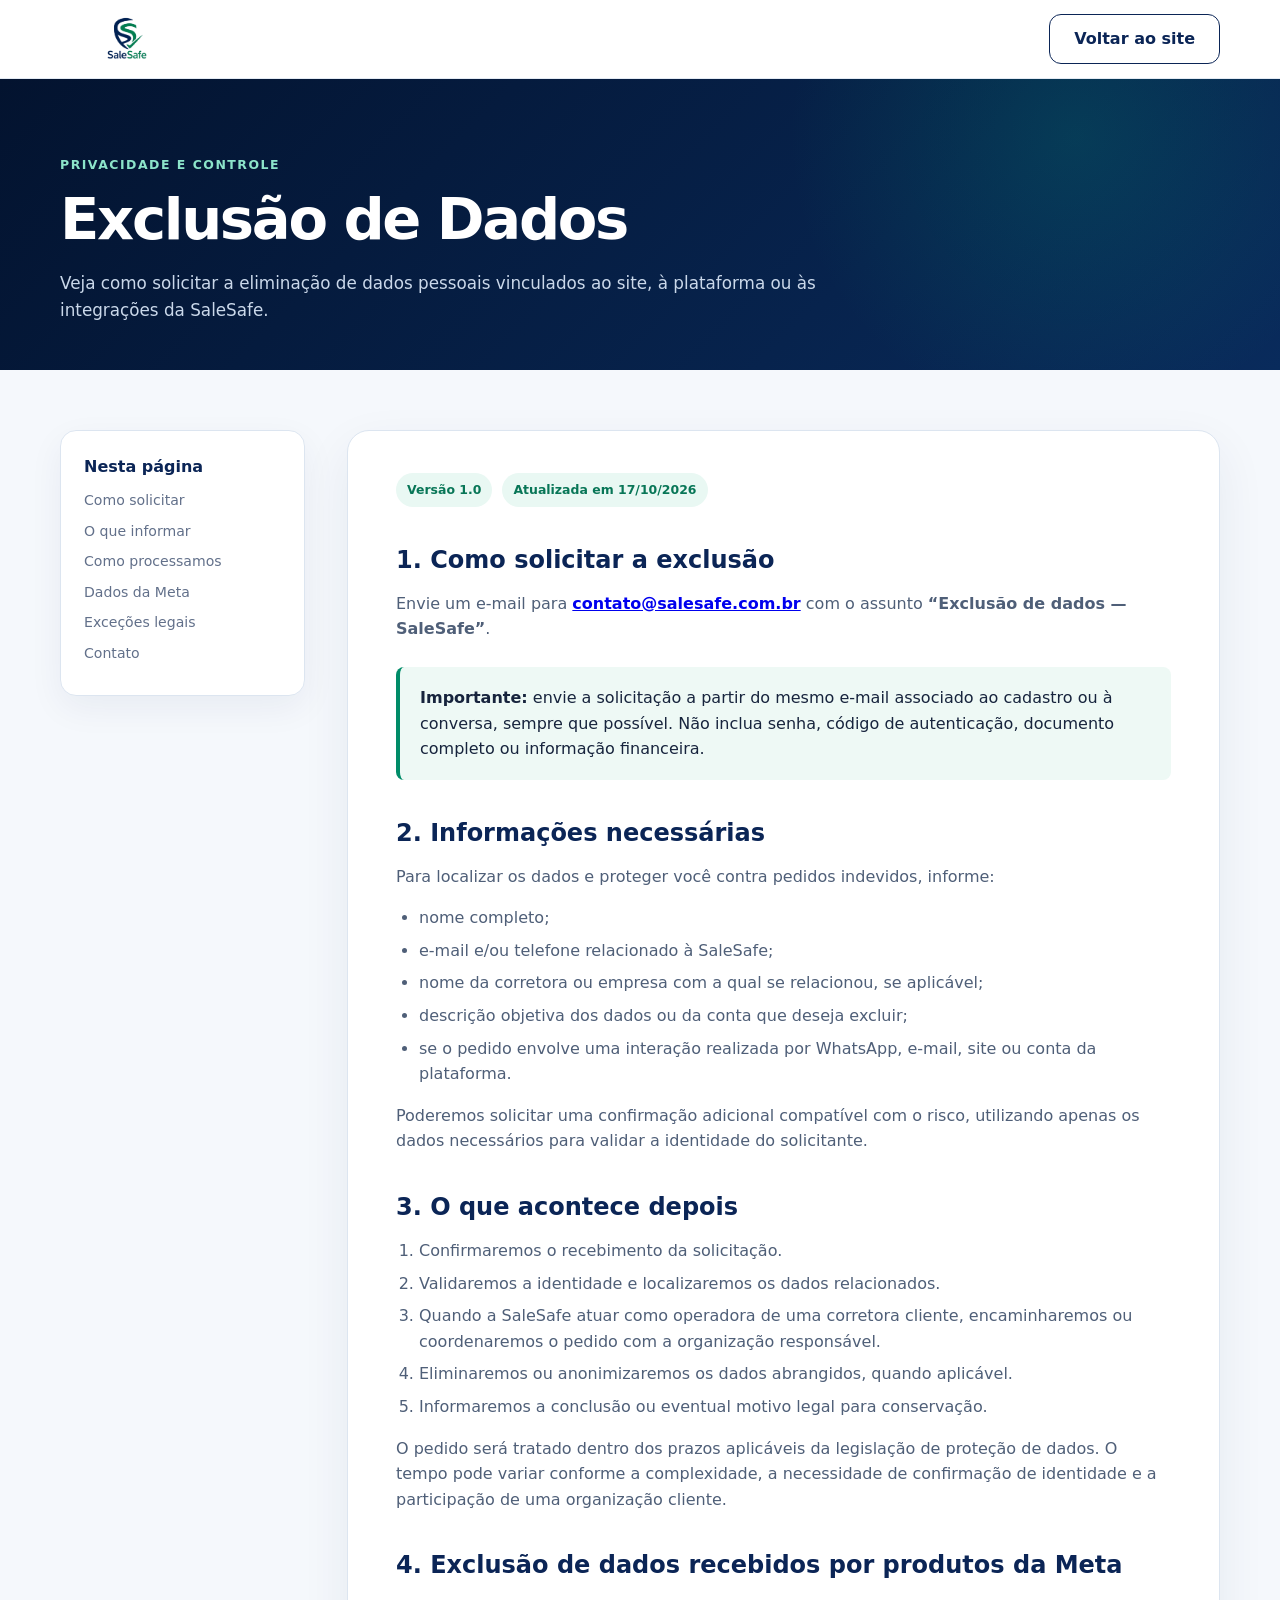
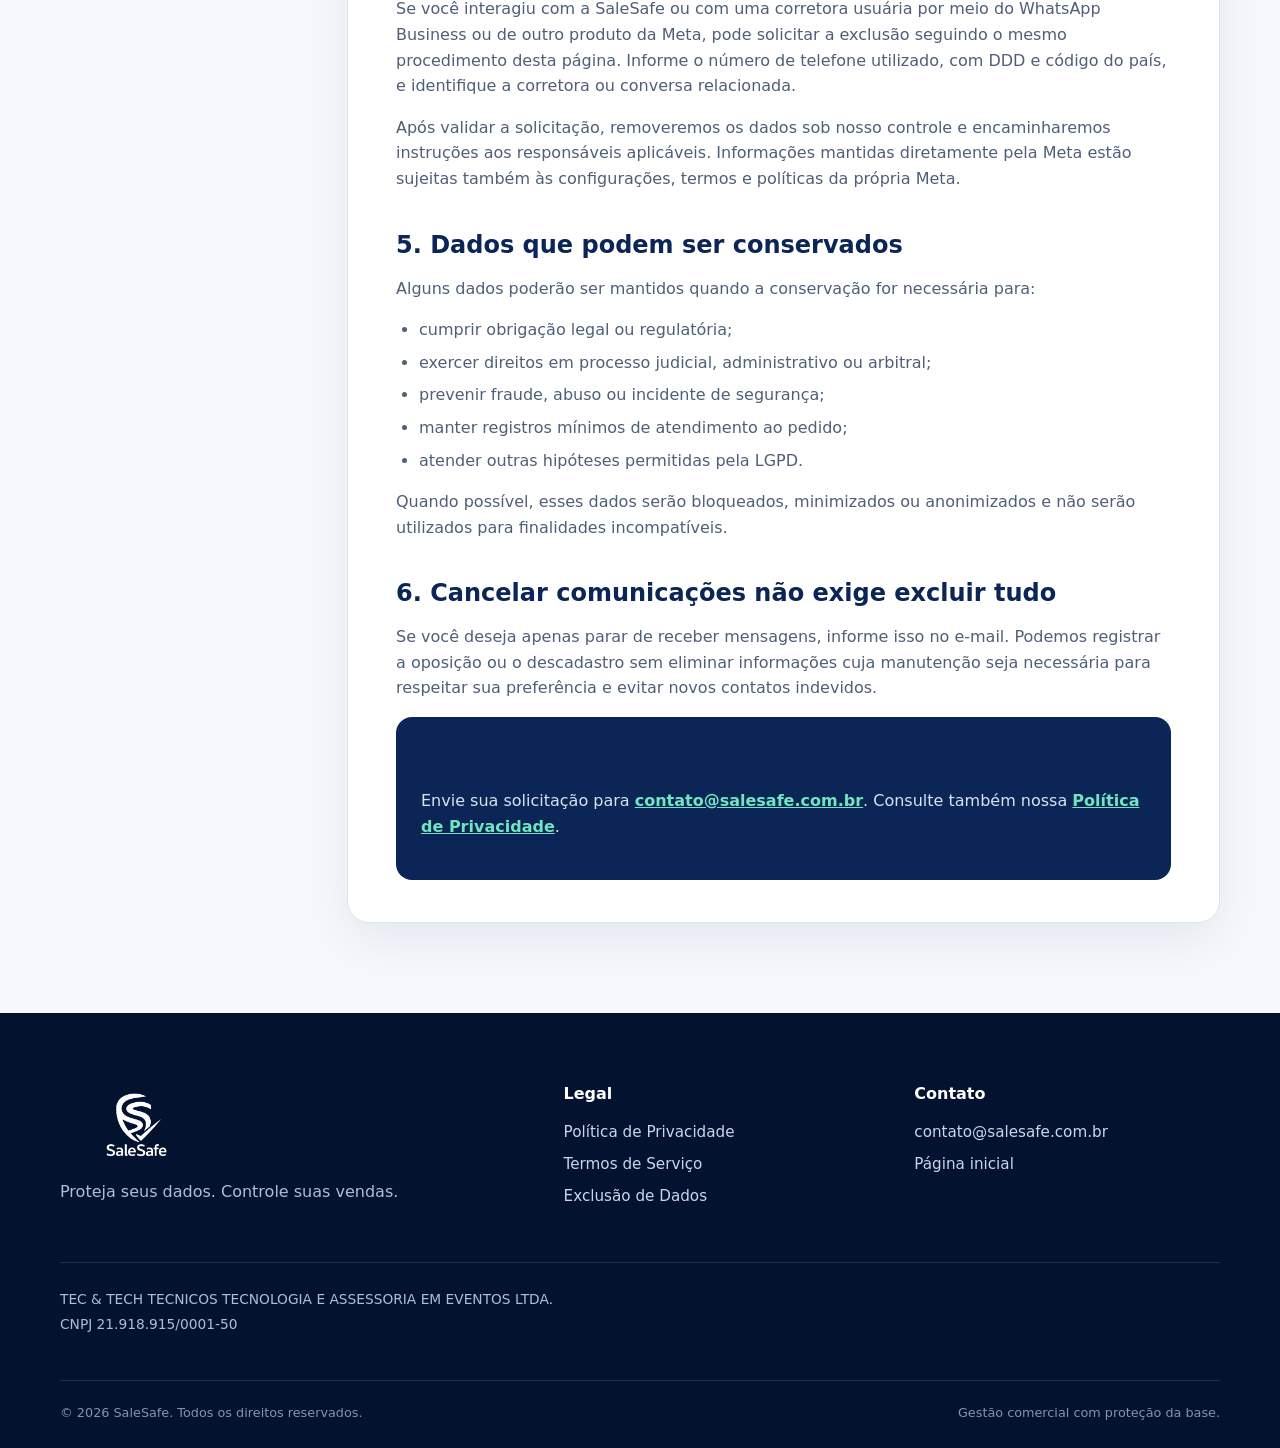
<file: exclusao-de-dados.html>
<!doctype html>
<html lang="pt-BR">
  <head>
    <meta charset="utf-8" />
    <meta name="viewport" content="width=device-width, initial-scale=1" />
    <meta name="theme-color" content="#0b2556" />
    <meta name="description" content="Instruções para solicitar a exclusão de dados pessoais tratados pela SaleSafe." />
    <title>Exclusão de Dados | SaleSafe</title>
    <link rel="icon" href="/meta-app-icon-1024.png" />
    <link rel="stylesheet" href="/styles.css" />
  </head>
  <body class="legal-page">
    <a class="skip-link" href="#conteudo">Ir para o conteúdo</a>
    <header class="site-header legal-header"><div class="container nav-wrap"><a class="brand" href="/" aria-label="SaleSafe - início"><img src="/salesafe-logo.png" alt="SaleSafe" /></a><a class="btn btn-outline btn-small" href="/">Voltar ao site</a></div></header>
    <main id="conteudo">
      <section class="legal-hero"><div class="container"><p class="eyebrow light">Privacidade e controle</p><h1>Exclusão de Dados</h1><p>Veja como solicitar a eliminação de dados pessoais vinculados ao site, à plataforma ou às integrações da SaleSafe.</p></div></section>
      <section class="legal-content"><div class="container legal-layout">
        <nav class="legal-summary" aria-label="Índice das instruções"><b>Nesta página</b><a href="#solicitar">Como solicitar</a><a href="#informacoes">O que informar</a><a href="#processo">Como processamos</a><a href="#meta">Dados da Meta</a><a href="#limites">Exceções legais</a><a href="#contato">Contato</a></nav>
        <article class="legal-article">
          <div class="legal-meta"><span>Versão 1.0</span><span>Atualizada em 17/10/2026</span></div>
          <h2 id="solicitar">1. Como solicitar a exclusão</h2>
          <p>Envie um e-mail para <a href="mailto:contato@salesafe.com.br?subject=Exclus%C3%A3o%20de%20dados%20-%20SaleSafe"><strong>contato@salesafe.com.br</strong></a> com o assunto <strong>“Exclusão de dados — SaleSafe”</strong>.</p>
          <div class="legal-note"><strong>Importante:</strong> envie a solicitação a partir do mesmo e-mail associado ao cadastro ou à conversa, sempre que possível. Não inclua senha, código de autenticação, documento completo ou informação financeira.</div>

          <h2 id="informacoes">2. Informações necessárias</h2>
          <p>Para localizar os dados e proteger você contra pedidos indevidos, informe:</p>
          <ul>
            <li>nome completo;</li>
            <li>e-mail e/ou telefone relacionado à SaleSafe;</li>
            <li>nome da corretora ou empresa com a qual se relacionou, se aplicável;</li>
            <li>descrição objetiva dos dados ou da conta que deseja excluir;</li>
            <li>se o pedido envolve uma interação realizada por WhatsApp, e-mail, site ou conta da plataforma.</li>
          </ul>
          <p>Poderemos solicitar uma confirmação adicional compatível com o risco, utilizando apenas os dados necessários para validar a identidade do solicitante.</p>

          <h2 id="processo">3. O que acontece depois</h2>
          <ol>
            <li>Confirmaremos o recebimento da solicitação.</li>
            <li>Validaremos a identidade e localizaremos os dados relacionados.</li>
            <li>Quando a SaleSafe atuar como operadora de uma corretora cliente, encaminharemos ou coordenaremos o pedido com a organização responsável.</li>
            <li>Eliminaremos ou anonimizaremos os dados abrangidos, quando aplicável.</li>
            <li>Informaremos a conclusão ou eventual motivo legal para conservação.</li>
          </ol>
          <p>O pedido será tratado dentro dos prazos aplicáveis da legislação de proteção de dados. O tempo pode variar conforme a complexidade, a necessidade de confirmação de identidade e a participação de uma organização cliente.</p>

          <h2 id="meta">4. Exclusão de dados recebidos por produtos da Meta</h2>
          <p>Se você interagiu com a SaleSafe ou com uma corretora usuária por meio do WhatsApp Business ou de outro produto da Meta, pode solicitar a exclusão seguindo o mesmo procedimento desta página. Informe o número de telefone utilizado, com DDD e código do país, e identifique a corretora ou conversa relacionada.</p>
          <p>Após validar a solicitação, removeremos os dados sob nosso controle e encaminharemos instruções aos responsáveis aplicáveis. Informações mantidas diretamente pela Meta estão sujeitas também às configurações, termos e políticas da própria Meta.</p>

          <h2 id="limites">5. Dados que podem ser conservados</h2>
          <p>Alguns dados poderão ser mantidos quando a conservação for necessária para:</p>
          <ul>
            <li>cumprir obrigação legal ou regulatória;</li>
            <li>exercer direitos em processo judicial, administrativo ou arbitral;</li>
            <li>prevenir fraude, abuso ou incidente de segurança;</li>
            <li>manter registros mínimos de atendimento ao pedido;</li>
            <li>atender outras hipóteses permitidas pela LGPD.</li>
          </ul>
          <p>Quando possível, esses dados serão bloqueados, minimizados ou anonimizados e não serão utilizados para finalidades incompatíveis.</p>

          <h2>6. Cancelar comunicações não exige excluir tudo</h2>
          <p>Se você deseja apenas parar de receber mensagens, informe isso no e-mail. Podemos registrar a oposição ou o descadastro sem eliminar informações cuja manutenção seja necessária para respeitar sua preferência e evitar novos contatos indevidos.</p>

          <div class="legal-contact" id="contato"><h2>7. Canal de atendimento</h2><p>Envie sua solicitação para <a href="mailto:contato@salesafe.com.br?subject=Exclus%C3%A3o%20de%20dados%20-%20SaleSafe">contato@salesafe.com.br</a>. Consulte também nossa <a href="/politica-de-privacidade.html">Política de Privacidade</a>.</p></div>
        </article>
      </div></section>
    </main>
    <footer class="site-footer"><div class="container footer-grid"><div class="footer-brand"><img src="/salesafe-logo.png" alt="SaleSafe" /><p>Proteja seus dados. Controle suas vendas.</p></div><div><b>Legal</b><a href="/politica-de-privacidade.html">Política de Privacidade</a><a href="/termos-de-servico.html">Termos de Serviço</a><a href="/exclusao-de-dados.html">Exclusão de Dados</a></div><div><b>Contato</b><a href="mailto:contato@salesafe.com.br">contato@salesafe.com.br</a><a href="/">Página inicial</a></div></div><div class="container footer-legal"><p>TEC &amp; TECH TECNICOS TECNOLOGIA E ASSESSORIA EM EVENTOS LTDA.</p><p>CNPJ 21.918.915/0001-50</p></div><div class="container footer-bottom"><span>© 2026 SaleSafe. Todos os direitos reservados.</span><span>Gestão comercial com proteção da base.</span></div></footer>
  </body>
</html>
</file>
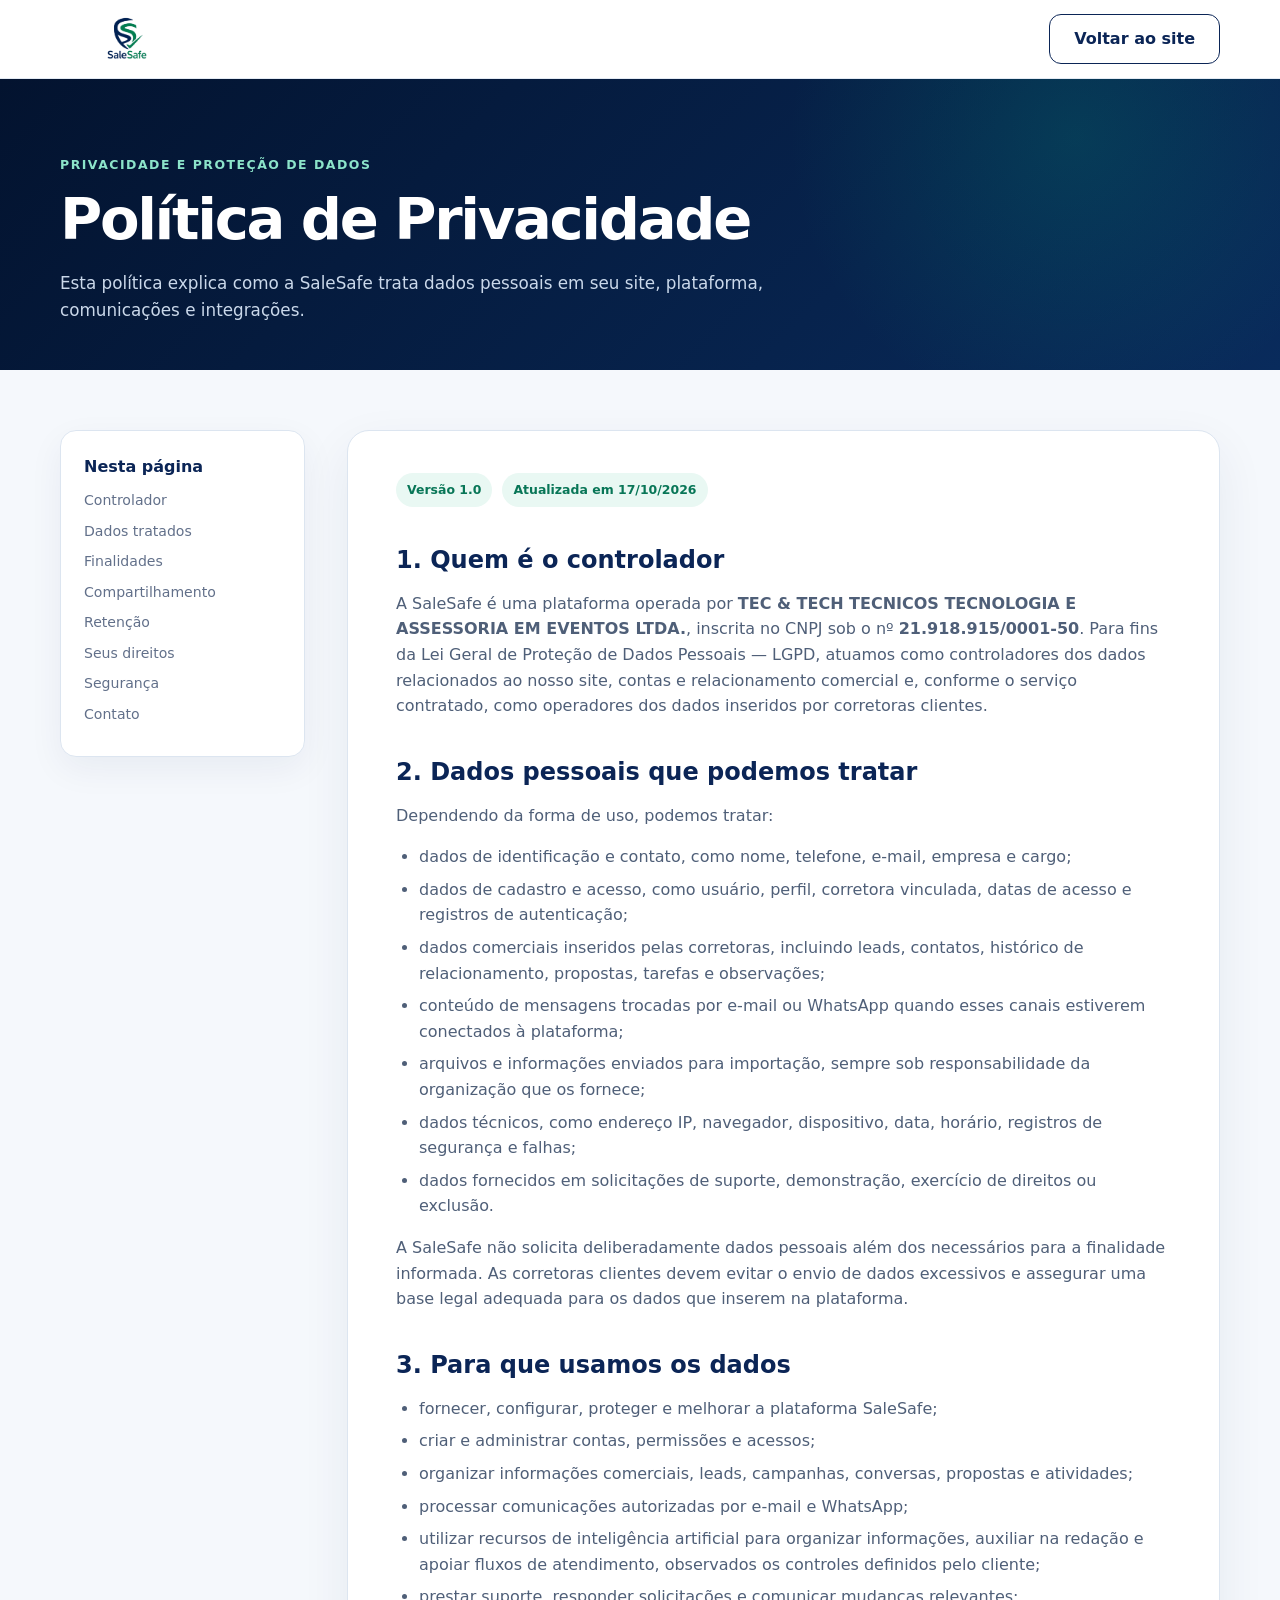
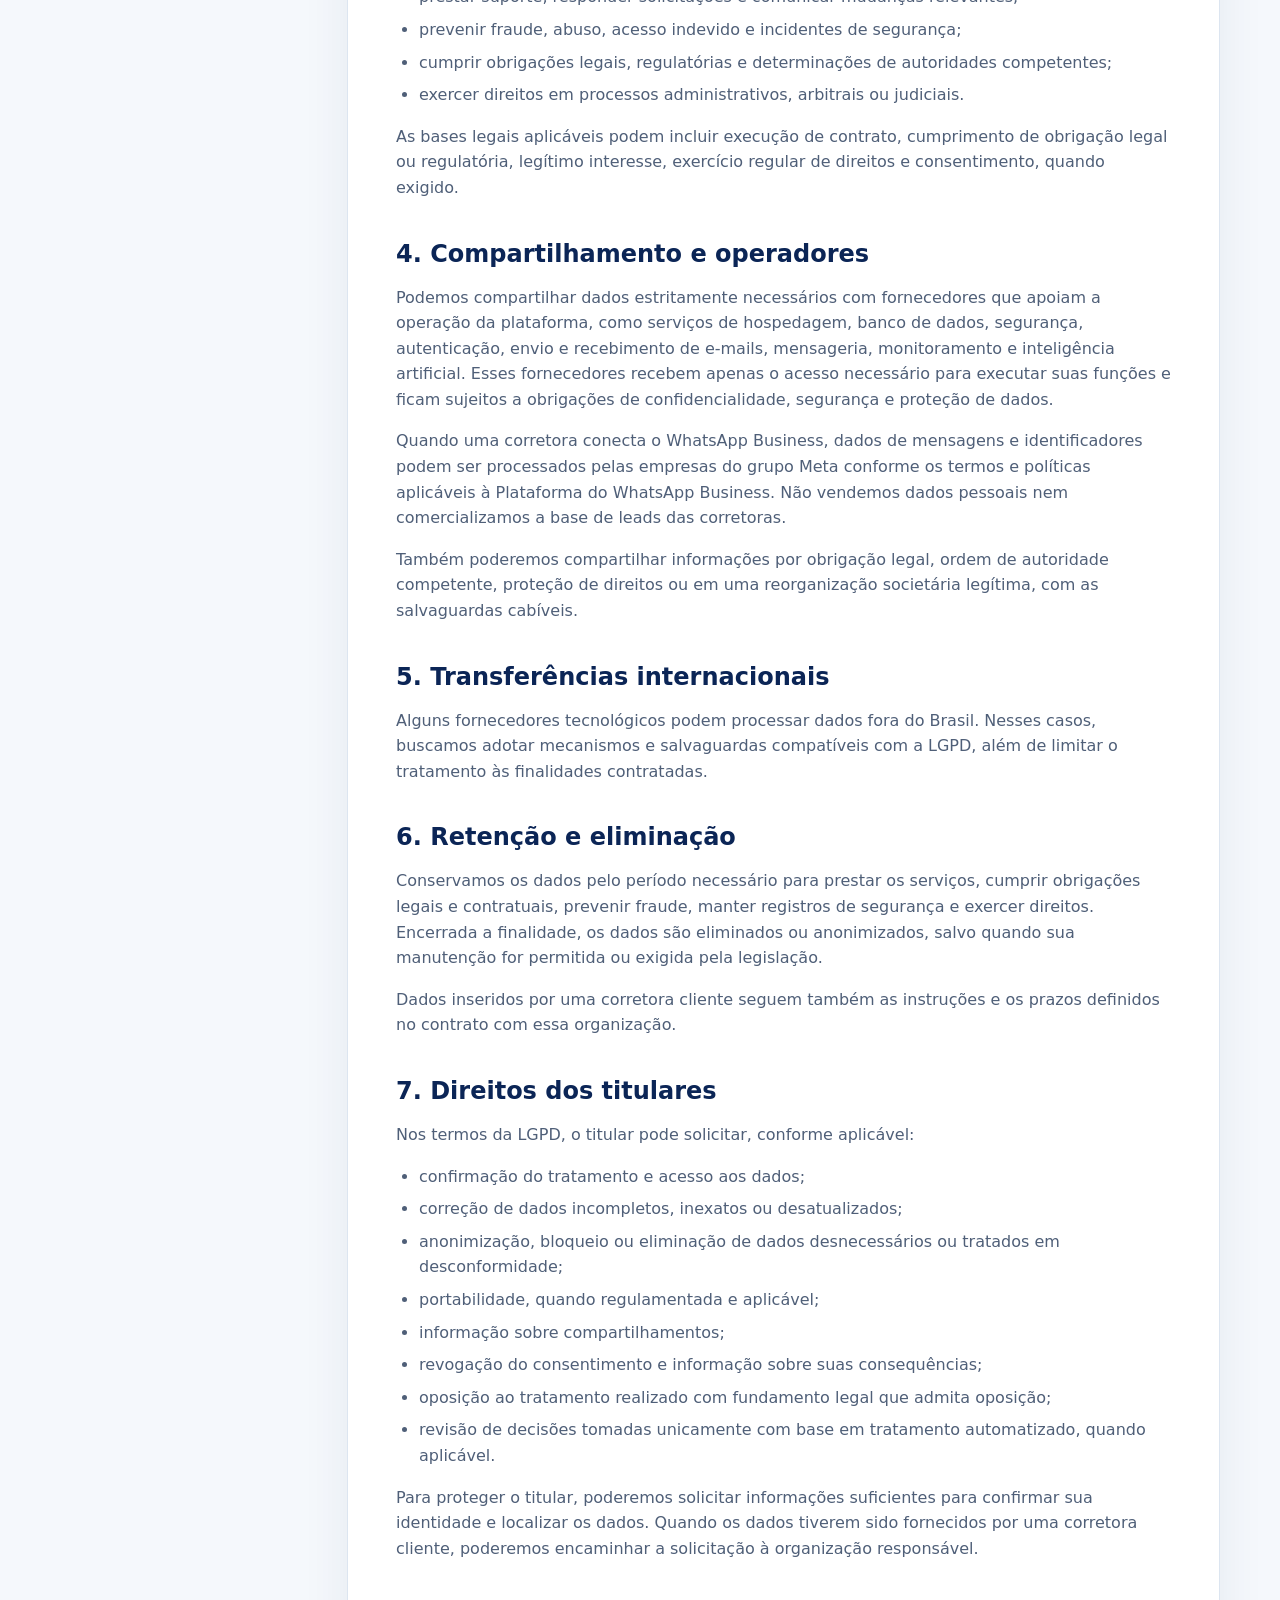
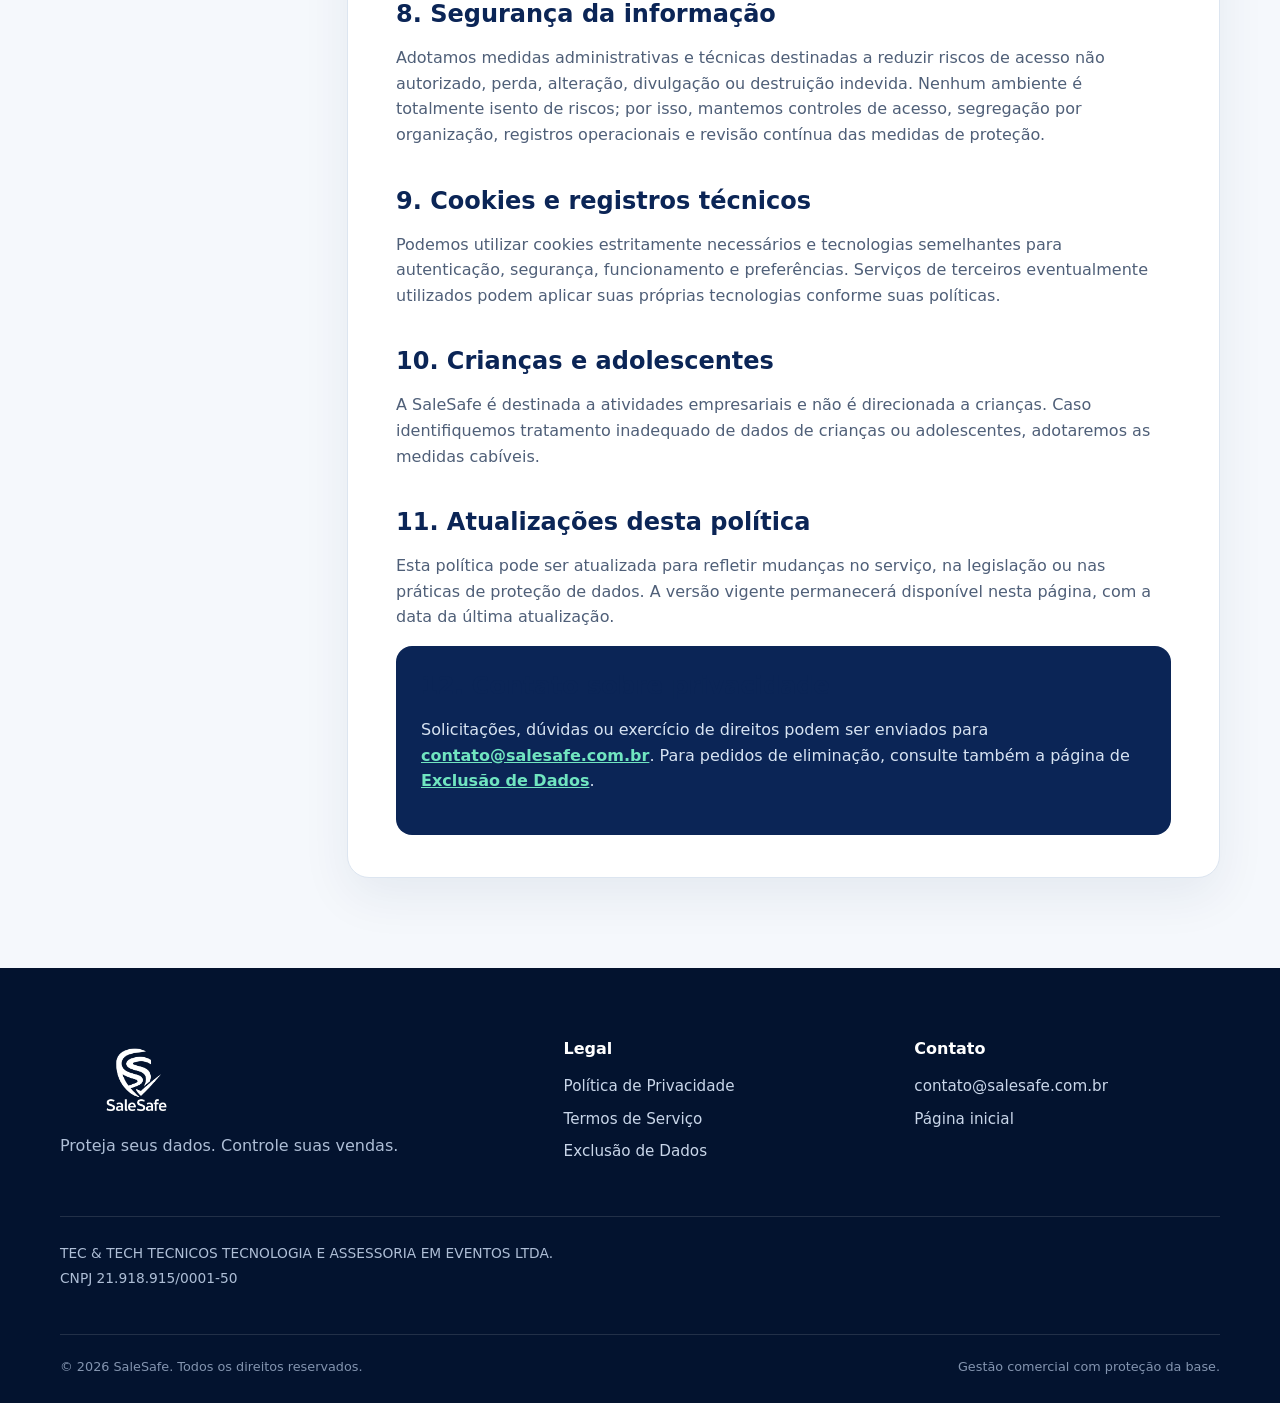
<file: politica-de-privacidade.html>
<!doctype html>
<html lang="pt-BR">
  <head>
    <meta charset="utf-8" />
    <meta name="viewport" content="width=device-width, initial-scale=1" />
    <meta name="theme-color" content="#0b2556" />
    <meta name="description" content="Política de Privacidade da plataforma SaleSafe." />
    <title>Política de Privacidade | SaleSafe</title>
    <link rel="icon" href="/meta-app-icon-1024.png" />
    <link rel="stylesheet" href="/styles.css" />
  </head>
  <body class="legal-page">
    <a class="skip-link" href="#conteudo">Ir para o conteúdo</a>
    <header class="site-header legal-header">
      <div class="container nav-wrap">
        <a class="brand" href="/" aria-label="SaleSafe - início"><img src="/salesafe-logo.png" alt="SaleSafe" /></a>
        <a class="btn btn-outline btn-small" href="/">Voltar ao site</a>
      </div>
    </header>
    <main id="conteudo">
      <section class="legal-hero"><div class="container"><p class="eyebrow light">Privacidade e proteção de dados</p><h1>Política de Privacidade</h1><p>Esta política explica como a SaleSafe trata dados pessoais em seu site, plataforma, comunicações e integrações.</p></div></section>
      <section class="legal-content"><div class="container legal-layout">
        <nav class="legal-summary" aria-label="Índice da política"><b>Nesta página</b><a href="#controlador">Controlador</a><a href="#dados">Dados tratados</a><a href="#finalidades">Finalidades</a><a href="#compartilhamento">Compartilhamento</a><a href="#retencao">Retenção</a><a href="#direitos">Seus direitos</a><a href="#seguranca-legal">Segurança</a><a href="#contato">Contato</a></nav>
        <article class="legal-article">
          <div class="legal-meta"><span>Versão 1.0</span><span>Atualizada em 17/10/2026</span></div>
          <h2 id="controlador">1. Quem é o controlador</h2>
          <p>A SaleSafe é uma plataforma operada por <strong>TEC &amp; TECH TECNICOS TECNOLOGIA E ASSESSORIA EM EVENTOS LTDA.</strong>, inscrita no CNPJ sob o nº <strong>21.918.915/0001-50</strong>. Para fins da Lei Geral de Proteção de Dados Pessoais — LGPD, atuamos como controladores dos dados relacionados ao nosso site, contas e relacionamento comercial e, conforme o serviço contratado, como operadores dos dados inseridos por corretoras clientes.</p>

          <h2 id="dados">2. Dados pessoais que podemos tratar</h2>
          <p>Dependendo da forma de uso, podemos tratar:</p>
          <ul>
            <li>dados de identificação e contato, como nome, telefone, e-mail, empresa e cargo;</li>
            <li>dados de cadastro e acesso, como usuário, perfil, corretora vinculada, datas de acesso e registros de autenticação;</li>
            <li>dados comerciais inseridos pelas corretoras, incluindo leads, contatos, histórico de relacionamento, propostas, tarefas e observações;</li>
            <li>conteúdo de mensagens trocadas por e-mail ou WhatsApp quando esses canais estiverem conectados à plataforma;</li>
            <li>arquivos e informações enviados para importação, sempre sob responsabilidade da organização que os fornece;</li>
            <li>dados técnicos, como endereço IP, navegador, dispositivo, data, horário, registros de segurança e falhas;</li>
            <li>dados fornecidos em solicitações de suporte, demonstração, exercício de direitos ou exclusão.</li>
          </ul>
          <p>A SaleSafe não solicita deliberadamente dados pessoais além dos necessários para a finalidade informada. As corretoras clientes devem evitar o envio de dados excessivos e assegurar uma base legal adequada para os dados que inserem na plataforma.</p>

          <h2 id="finalidades">3. Para que usamos os dados</h2>
          <ul>
            <li>fornecer, configurar, proteger e melhorar a plataforma SaleSafe;</li>
            <li>criar e administrar contas, permissões e acessos;</li>
            <li>organizar informações comerciais, leads, campanhas, conversas, propostas e atividades;</li>
            <li>processar comunicações autorizadas por e-mail e WhatsApp;</li>
            <li>utilizar recursos de inteligência artificial para organizar informações, auxiliar na redação e apoiar fluxos de atendimento, observados os controles definidos pelo cliente;</li>
            <li>prestar suporte, responder solicitações e comunicar mudanças relevantes;</li>
            <li>prevenir fraude, abuso, acesso indevido e incidentes de segurança;</li>
            <li>cumprir obrigações legais, regulatórias e determinações de autoridades competentes;</li>
            <li>exercer direitos em processos administrativos, arbitrais ou judiciais.</li>
          </ul>
          <p>As bases legais aplicáveis podem incluir execução de contrato, cumprimento de obrigação legal ou regulatória, legítimo interesse, exercício regular de direitos e consentimento, quando exigido.</p>

          <h2 id="compartilhamento">4. Compartilhamento e operadores</h2>
          <p>Podemos compartilhar dados estritamente necessários com fornecedores que apoiam a operação da plataforma, como serviços de hospedagem, banco de dados, segurança, autenticação, envio e recebimento de e-mails, mensageria, monitoramento e inteligência artificial. Esses fornecedores recebem apenas o acesso necessário para executar suas funções e ficam sujeitos a obrigações de confidencialidade, segurança e proteção de dados.</p>
          <p>Quando uma corretora conecta o WhatsApp Business, dados de mensagens e identificadores podem ser processados pelas empresas do grupo Meta conforme os termos e políticas aplicáveis à Plataforma do WhatsApp Business. Não vendemos dados pessoais nem comercializamos a base de leads das corretoras.</p>
          <p>Também poderemos compartilhar informações por obrigação legal, ordem de autoridade competente, proteção de direitos ou em uma reorganização societária legítima, com as salvaguardas cabíveis.</p>

          <h2>5. Transferências internacionais</h2>
          <p>Alguns fornecedores tecnológicos podem processar dados fora do Brasil. Nesses casos, buscamos adotar mecanismos e salvaguardas compatíveis com a LGPD, além de limitar o tratamento às finalidades contratadas.</p>

          <h2 id="retencao">6. Retenção e eliminação</h2>
          <p>Conservamos os dados pelo período necessário para prestar os serviços, cumprir obrigações legais e contratuais, prevenir fraude, manter registros de segurança e exercer direitos. Encerrada a finalidade, os dados são eliminados ou anonimizados, salvo quando sua manutenção for permitida ou exigida pela legislação.</p>
          <p>Dados inseridos por uma corretora cliente seguem também as instruções e os prazos definidos no contrato com essa organização.</p>

          <h2 id="direitos">7. Direitos dos titulares</h2>
          <p>Nos termos da LGPD, o titular pode solicitar, conforme aplicável:</p>
          <ul>
            <li>confirmação do tratamento e acesso aos dados;</li>
            <li>correção de dados incompletos, inexatos ou desatualizados;</li>
            <li>anonimização, bloqueio ou eliminação de dados desnecessários ou tratados em desconformidade;</li>
            <li>portabilidade, quando regulamentada e aplicável;</li>
            <li>informação sobre compartilhamentos;</li>
            <li>revogação do consentimento e informação sobre suas consequências;</li>
            <li>oposição ao tratamento realizado com fundamento legal que admita oposição;</li>
            <li>revisão de decisões tomadas unicamente com base em tratamento automatizado, quando aplicável.</li>
          </ul>
          <p>Para proteger o titular, poderemos solicitar informações suficientes para confirmar sua identidade e localizar os dados. Quando os dados tiverem sido fornecidos por uma corretora cliente, poderemos encaminhar a solicitação à organização responsável.</p>

          <h2 id="seguranca-legal">8. Segurança da informação</h2>
          <p>Adotamos medidas administrativas e técnicas destinadas a reduzir riscos de acesso não autorizado, perda, alteração, divulgação ou destruição indevida. Nenhum ambiente é totalmente isento de riscos; por isso, mantemos controles de acesso, segregação por organização, registros operacionais e revisão contínua das medidas de proteção.</p>

          <h2>9. Cookies e registros técnicos</h2>
          <p>Podemos utilizar cookies estritamente necessários e tecnologias semelhantes para autenticação, segurança, funcionamento e preferências. Serviços de terceiros eventualmente utilizados podem aplicar suas próprias tecnologias conforme suas políticas.</p>

          <h2>10. Crianças e adolescentes</h2>
          <p>A SaleSafe é destinada a atividades empresariais e não é direcionada a crianças. Caso identifiquemos tratamento inadequado de dados de crianças ou adolescentes, adotaremos as medidas cabíveis.</p>

          <h2>11. Atualizações desta política</h2>
          <p>Esta política pode ser atualizada para refletir mudanças no serviço, na legislação ou nas práticas de proteção de dados. A versão vigente permanecerá disponível nesta página, com a data da última atualização.</p>

          <div class="legal-contact" id="contato"><h2>12. Contato sobre privacidade</h2><p>Solicitações, dúvidas ou exercício de direitos podem ser enviados para <a href="mailto:contato@salesafe.com.br?subject=Privacidade%20e%20prote%C3%A7%C3%A3o%20de%20dados">contato@salesafe.com.br</a>. Para pedidos de eliminação, consulte também a página de <a href="/exclusao-de-dados.html">Exclusão de Dados</a>.</p></div>
        </article>
      </div></section>
    </main>
    <footer class="site-footer"><div class="container footer-grid"><div class="footer-brand"><img src="/salesafe-logo.png" alt="SaleSafe" /><p>Proteja seus dados. Controle suas vendas.</p></div><div><b>Legal</b><a href="/politica-de-privacidade.html">Política de Privacidade</a><a href="/termos-de-servico.html">Termos de Serviço</a><a href="/exclusao-de-dados.html">Exclusão de Dados</a></div><div><b>Contato</b><a href="mailto:contato@salesafe.com.br">contato@salesafe.com.br</a><a href="/">Página inicial</a></div></div><div class="container footer-legal"><p>TEC &amp; TECH TECNICOS TECNOLOGIA E ASSESSORIA EM EVENTOS LTDA.</p><p>CNPJ 21.918.915/0001-50</p></div><div class="container footer-bottom"><span>© 2026 SaleSafe. Todos os direitos reservados.</span><span>Gestão comercial com proteção da base.</span></div></footer>
  </body>
</html>
</file>
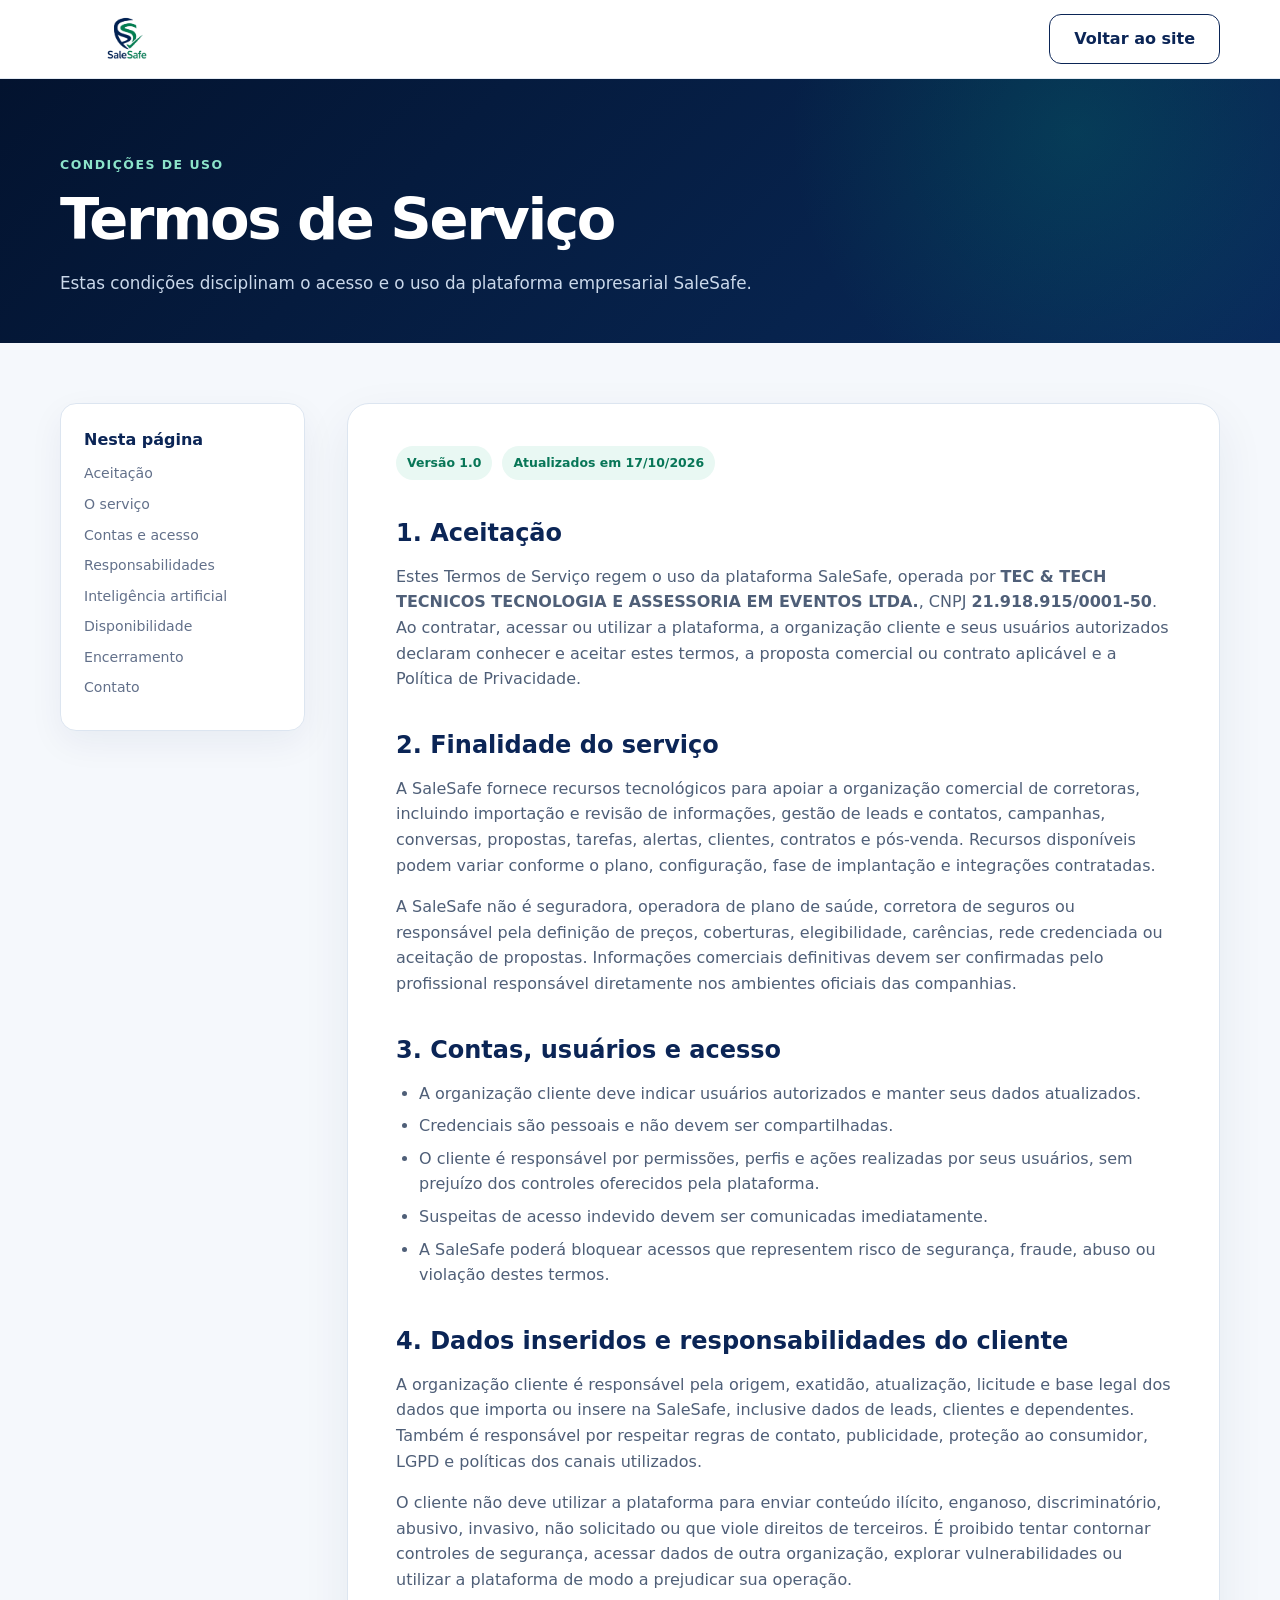
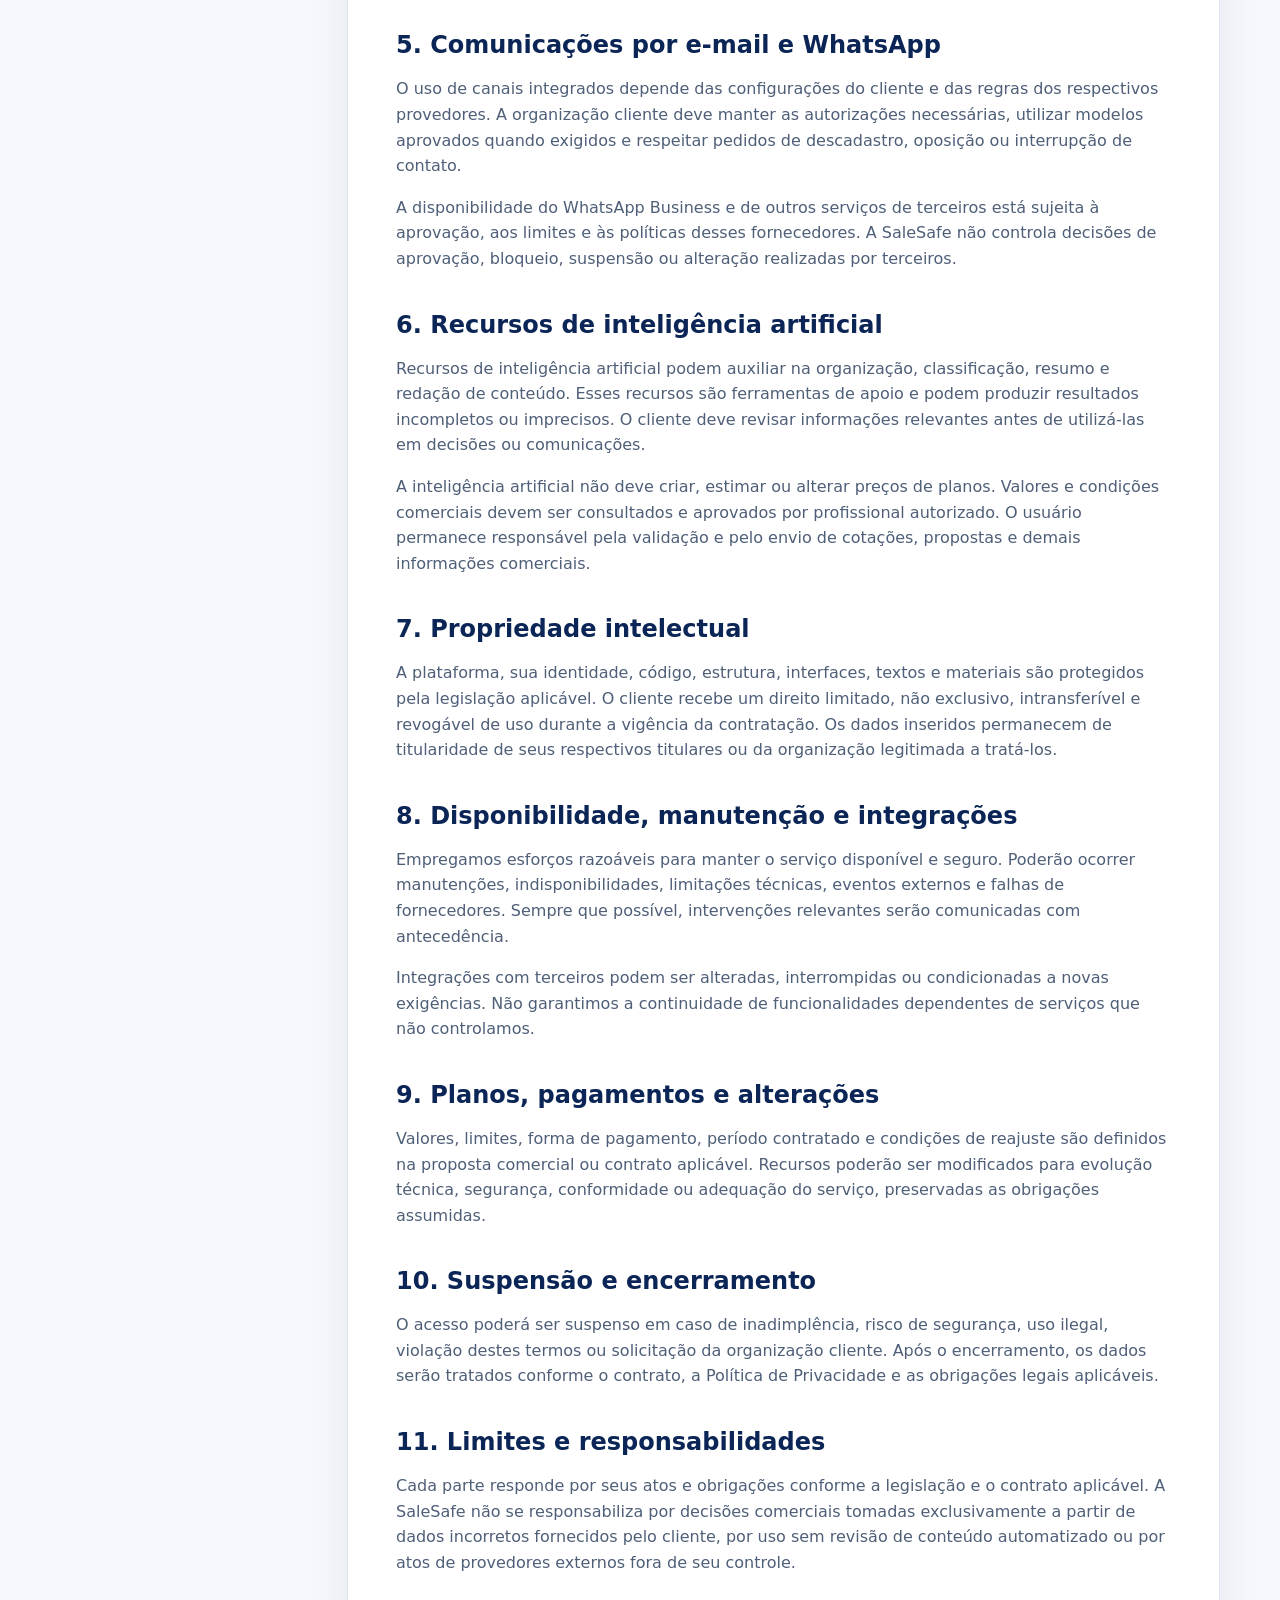
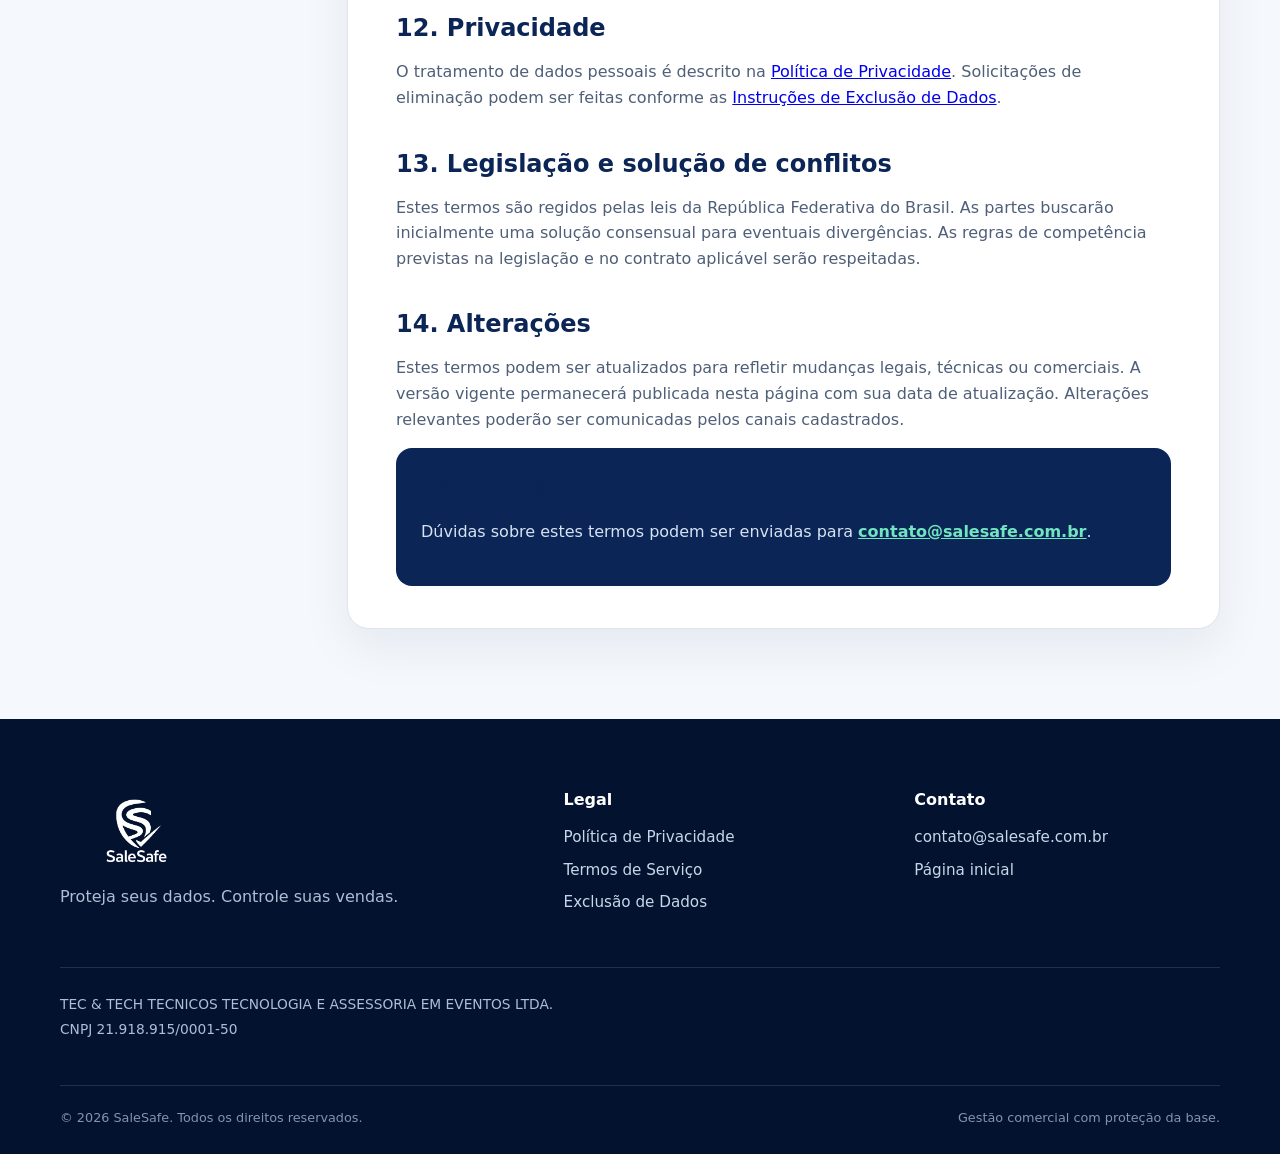
<file: termos-de-servico.html>
<!doctype html>
<html lang="pt-BR">
  <head>
    <meta charset="utf-8" />
    <meta name="viewport" content="width=device-width, initial-scale=1" />
    <meta name="theme-color" content="#0b2556" />
    <meta name="description" content="Termos de Serviço da plataforma SaleSafe." />
    <title>Termos de Serviço | SaleSafe</title>
    <link rel="icon" href="/meta-app-icon-1024.png" />
    <link rel="stylesheet" href="/styles.css" />
  </head>
  <body class="legal-page">
    <a class="skip-link" href="#conteudo">Ir para o conteúdo</a>
    <header class="site-header legal-header"><div class="container nav-wrap"><a class="brand" href="/" aria-label="SaleSafe - início"><img src="/salesafe-logo.png" alt="SaleSafe" /></a><a class="btn btn-outline btn-small" href="/">Voltar ao site</a></div></header>
    <main id="conteudo">
      <section class="legal-hero"><div class="container"><p class="eyebrow light">Condições de uso</p><h1>Termos de Serviço</h1><p>Estas condições disciplinam o acesso e o uso da plataforma empresarial SaleSafe.</p></div></section>
      <section class="legal-content"><div class="container legal-layout">
        <nav class="legal-summary" aria-label="Índice dos termos"><b>Nesta página</b><a href="#aceitacao">Aceitação</a><a href="#servico">O serviço</a><a href="#conta">Contas e acesso</a><a href="#responsabilidades">Responsabilidades</a><a href="#ia">Inteligência artificial</a><a href="#disponibilidade">Disponibilidade</a><a href="#encerramento">Encerramento</a><a href="#contato">Contato</a></nav>
        <article class="legal-article">
          <div class="legal-meta"><span>Versão 1.0</span><span>Atualizados em 17/10/2026</span></div>
          <h2 id="aceitacao">1. Aceitação</h2>
          <p>Estes Termos de Serviço regem o uso da plataforma SaleSafe, operada por <strong>TEC &amp; TECH TECNICOS TECNOLOGIA E ASSESSORIA EM EVENTOS LTDA.</strong>, CNPJ <strong>21.918.915/0001-50</strong>. Ao contratar, acessar ou utilizar a plataforma, a organização cliente e seus usuários autorizados declaram conhecer e aceitar estes termos, a proposta comercial ou contrato aplicável e a Política de Privacidade.</p>

          <h2 id="servico">2. Finalidade do serviço</h2>
          <p>A SaleSafe fornece recursos tecnológicos para apoiar a organização comercial de corretoras, incluindo importação e revisão de informações, gestão de leads e contatos, campanhas, conversas, propostas, tarefas, alertas, clientes, contratos e pós-venda. Recursos disponíveis podem variar conforme o plano, configuração, fase de implantação e integrações contratadas.</p>
          <p>A SaleSafe não é seguradora, operadora de plano de saúde, corretora de seguros ou responsável pela definição de preços, coberturas, elegibilidade, carências, rede credenciada ou aceitação de propostas. Informações comerciais definitivas devem ser confirmadas pelo profissional responsável diretamente nos ambientes oficiais das companhias.</p>

          <h2 id="conta">3. Contas, usuários e acesso</h2>
          <ul>
            <li>A organização cliente deve indicar usuários autorizados e manter seus dados atualizados.</li>
            <li>Credenciais são pessoais e não devem ser compartilhadas.</li>
            <li>O cliente é responsável por permissões, perfis e ações realizadas por seus usuários, sem prejuízo dos controles oferecidos pela plataforma.</li>
            <li>Suspeitas de acesso indevido devem ser comunicadas imediatamente.</li>
            <li>A SaleSafe poderá bloquear acessos que representem risco de segurança, fraude, abuso ou violação destes termos.</li>
          </ul>

          <h2 id="responsabilidades">4. Dados inseridos e responsabilidades do cliente</h2>
          <p>A organização cliente é responsável pela origem, exatidão, atualização, licitude e base legal dos dados que importa ou insere na SaleSafe, inclusive dados de leads, clientes e dependentes. Também é responsável por respeitar regras de contato, publicidade, proteção ao consumidor, LGPD e políticas dos canais utilizados.</p>
          <p>O cliente não deve utilizar a plataforma para enviar conteúdo ilícito, enganoso, discriminatório, abusivo, invasivo, não solicitado ou que viole direitos de terceiros. É proibido tentar contornar controles de segurança, acessar dados de outra organização, explorar vulnerabilidades ou utilizar a plataforma de modo a prejudicar sua operação.</p>

          <h2>5. Comunicações por e-mail e WhatsApp</h2>
          <p>O uso de canais integrados depende das configurações do cliente e das regras dos respectivos provedores. A organização cliente deve manter as autorizações necessárias, utilizar modelos aprovados quando exigidos e respeitar pedidos de descadastro, oposição ou interrupção de contato.</p>
          <p>A disponibilidade do WhatsApp Business e de outros serviços de terceiros está sujeita à aprovação, aos limites e às políticas desses fornecedores. A SaleSafe não controla decisões de aprovação, bloqueio, suspensão ou alteração realizadas por terceiros.</p>

          <h2 id="ia">6. Recursos de inteligência artificial</h2>
          <p>Recursos de inteligência artificial podem auxiliar na organização, classificação, resumo e redação de conteúdo. Esses recursos são ferramentas de apoio e podem produzir resultados incompletos ou imprecisos. O cliente deve revisar informações relevantes antes de utilizá-las em decisões ou comunicações.</p>
          <p>A inteligência artificial não deve criar, estimar ou alterar preços de planos. Valores e condições comerciais devem ser consultados e aprovados por profissional autorizado. O usuário permanece responsável pela validação e pelo envio de cotações, propostas e demais informações comerciais.</p>

          <h2>7. Propriedade intelectual</h2>
          <p>A plataforma, sua identidade, código, estrutura, interfaces, textos e materiais são protegidos pela legislação aplicável. O cliente recebe um direito limitado, não exclusivo, intransferível e revogável de uso durante a vigência da contratação. Os dados inseridos permanecem de titularidade de seus respectivos titulares ou da organização legitimada a tratá-los.</p>

          <h2 id="disponibilidade">8. Disponibilidade, manutenção e integrações</h2>
          <p>Empregamos esforços razoáveis para manter o serviço disponível e seguro. Poderão ocorrer manutenções, indisponibilidades, limitações técnicas, eventos externos e falhas de fornecedores. Sempre que possível, intervenções relevantes serão comunicadas com antecedência.</p>
          <p>Integrações com terceiros podem ser alteradas, interrompidas ou condicionadas a novas exigências. Não garantimos a continuidade de funcionalidades dependentes de serviços que não controlamos.</p>

          <h2>9. Planos, pagamentos e alterações</h2>
          <p>Valores, limites, forma de pagamento, período contratado e condições de reajuste são definidos na proposta comercial ou contrato aplicável. Recursos poderão ser modificados para evolução técnica, segurança, conformidade ou adequação do serviço, preservadas as obrigações assumidas.</p>

          <h2 id="encerramento">10. Suspensão e encerramento</h2>
          <p>O acesso poderá ser suspenso em caso de inadimplência, risco de segurança, uso ilegal, violação destes termos ou solicitação da organização cliente. Após o encerramento, os dados serão tratados conforme o contrato, a Política de Privacidade e as obrigações legais aplicáveis.</p>

          <h2>11. Limites e responsabilidades</h2>
          <p>Cada parte responde por seus atos e obrigações conforme a legislação e o contrato aplicável. A SaleSafe não se responsabiliza por decisões comerciais tomadas exclusivamente a partir de dados incorretos fornecidos pelo cliente, por uso sem revisão de conteúdo automatizado ou por atos de provedores externos fora de seu controle.</p>

          <h2>12. Privacidade</h2>
          <p>O tratamento de dados pessoais é descrito na <a href="/politica-de-privacidade.html">Política de Privacidade</a>. Solicitações de eliminação podem ser feitas conforme as <a href="/exclusao-de-dados.html">Instruções de Exclusão de Dados</a>.</p>

          <h2>13. Legislação e solução de conflitos</h2>
          <p>Estes termos são regidos pelas leis da República Federativa do Brasil. As partes buscarão inicialmente uma solução consensual para eventuais divergências. As regras de competência previstas na legislação e no contrato aplicável serão respeitadas.</p>

          <h2>14. Alterações</h2>
          <p>Estes termos podem ser atualizados para refletir mudanças legais, técnicas ou comerciais. A versão vigente permanecerá publicada nesta página com sua data de atualização. Alterações relevantes poderão ser comunicadas pelos canais cadastrados.</p>

          <div class="legal-contact" id="contato"><h2>15. Contato</h2><p>Dúvidas sobre estes termos podem ser enviadas para <a href="mailto:contato@salesafe.com.br?subject=Termos%20de%20Servi%C3%A7o">contato@salesafe.com.br</a>.</p></div>
        </article>
      </div></section>
    </main>
    <footer class="site-footer"><div class="container footer-grid"><div class="footer-brand"><img src="/salesafe-logo.png" alt="SaleSafe" /><p>Proteja seus dados. Controle suas vendas.</p></div><div><b>Legal</b><a href="/politica-de-privacidade.html">Política de Privacidade</a><a href="/termos-de-servico.html">Termos de Serviço</a><a href="/exclusao-de-dados.html">Exclusão de Dados</a></div><div><b>Contato</b><a href="mailto:contato@salesafe.com.br">contato@salesafe.com.br</a><a href="/">Página inicial</a></div></div><div class="container footer-legal"><p>TEC &amp; TECH TECNICOS TECNOLOGIA E ASSESSORIA EM EVENTOS LTDA.</p><p>CNPJ 21.918.915/0001-50</p></div><div class="container footer-bottom"><span>© 2026 SaleSafe. Todos os direitos reservados.</span><span>Gestão comercial com proteção da base.</span></div></footer>
  </body>
</html>
</file>
<file: styles.css>
:root{--navy:#0b2556;--navy-2:#06183a;--blue:#123b7a;--green:#008c68;--green-2:#00a57a;--mint:#e9f8f3;--sky:#eef4fb;--ink:#17243d;--muted:#62708a;--line:#dce5f0;--white:#fff;--shadow:0 20px 55px rgba(11,37,86,.13)}
*{box-sizing:border-box}html{scroll-behavior:smooth}body{margin:0;font-family:Inter,ui-sans-serif,system-ui,-apple-system,"Segoe UI",sans-serif;color:var(--ink);background:#fff;line-height:1.6}.container{width:min(1160px,calc(100% - 40px));margin-inline:auto}.skip-link{position:absolute;left:-9999px;top:0}.skip-link:focus{left:12px;top:12px;background:#fff;padding:10px 14px;z-index:1000}.site-header{position:sticky;top:0;z-index:50;background:rgba(255,255,255,.94);backdrop-filter:blur(14px);border-bottom:1px solid rgba(220,229,240,.8)}.nav-wrap{height:78px;display:flex;align-items:center;gap:32px}.brand{display:flex;align-items:center;margin-right:auto}.brand img{width:132px;height:58px;object-fit:contain}.main-nav{display:flex;gap:28px}.main-nav a,.site-footer a{color:var(--ink);text-decoration:none;font-size:.95rem}.main-nav a:hover{color:var(--green)}.menu-toggle{display:none;background:none;border:1px solid var(--line);border-radius:10px;padding:9px 13px;color:var(--navy);font-weight:700}.btn{display:inline-flex;align-items:center;justify-content:center;min-height:48px;padding:0 22px;border-radius:10px;text-decoration:none;font-weight:750;transition:.2s ease;border:1px solid transparent}.btn:hover{transform:translateY(-2px)}.btn-small{min-height:42px;padding:0 20px}.btn-primary{background:var(--green);color:#fff;box-shadow:0 10px 25px rgba(0,140,104,.25)}.btn-outline{border-color:var(--navy);color:var(--navy)}.btn-ghost{color:var(--navy);border-color:var(--line);background:#fff}.btn-light{background:#fff;color:var(--navy)}.section{padding:100px 0}.hero{padding:92px 0 105px;background:radial-gradient(circle at 75% 15%,#e6f8f2 0,transparent 28%),linear-gradient(180deg,#fbfdff 0,#f4f8fd 100%);overflow:hidden}.hero-grid{display:grid;grid-template-columns:1.05fr .95fr;gap:72px;align-items:center}.eyebrow{margin:0 0 14px;text-transform:uppercase;letter-spacing:.12em;font-size:.78rem;font-weight:850;color:var(--green)}.eyebrow.light{color:#8ce4ca}.hero h1{margin:0;max-width:720px;font-size:clamp(2.65rem,5vw,4.9rem);line-height:1.02;letter-spacing:-.045em;color:var(--navy)}.hero h1 span{color:var(--green)}.hero-lead{font-size:1.18rem;color:var(--muted);max-width:650px;margin:24px 0 30px}.hero-actions{display:flex;gap:12px;flex-wrap:wrap}.trust-list{display:flex;gap:26px;flex-wrap:wrap;margin:30px 0 0;padding:0;list-style:none;color:#40506c;font-size:.88rem}.trust-list li::before{content:"✓";color:var(--green);font-weight:900;margin-right:7px}.hero-visual{position:relative;min-height:500px;display:grid;place-items:center}.visual-glow{position:absolute;width:440px;height:440px;background:linear-gradient(135deg,#0b2556,#008c68);border-radius:46% 54% 62% 38%;opacity:.12;filter:blur(1px);transform:rotate(-9deg)}.product-card{position:relative;width:min(440px,90%);background:#fff;border:1px solid #dbe6ef;border-radius:24px;padding:26px;box-shadow:var(--shadow);transform:rotate(1.5deg)}.card-topline{display:flex;gap:6px;margin-bottom:24px}.card-topline span{width:8px;height:8px;border-radius:50%;background:#cbd6e4}.mini-label{font-size:.7rem;font-weight:800;letter-spacing:.16em;color:var(--muted)}.metric-row{display:grid;grid-template-columns:repeat(3,1fr);gap:10px}.metric-row div{padding:15px;border-radius:14px;background:var(--sky)}.metric-row strong{display:block;font-size:1.65rem;color:var(--navy)}.metric-row small{color:var(--muted)}.flow-list{display:grid;gap:12px;margin-top:22px}.flow-list>div{display:flex;align-items:center;gap:13px;padding:13px 14px;border:1px solid var(--line);border-radius:14px}.flow-icon{display:grid;place-items:center;width:36px;height:36px;border-radius:11px;background:var(--mint);color:var(--green);font-weight:900}.flow-list p{margin:0}.flow-list b,.flow-list small{display:block}.flow-list small{color:var(--muted)}.shield-badge{position:absolute;right:0;bottom:42px;background:var(--navy);color:#fff;padding:14px 18px;border-radius:14px;box-shadow:var(--shadow);font-weight:700}.shield-badge span{color:#65e5bc;margin-right:8px}.problem-strip{background:var(--navy);color:#fff;padding:72px 0}.problem-grid{display:grid;grid-template-columns:.35fr 1.25fr .8fr;gap:50px;align-items:start}.problem-grid h2{margin:0;font-size:clamp(1.8rem,3vw,2.7rem);line-height:1.17}.problem-grid>p:last-child{color:#c8d6eb;margin:4px 0}.section-heading{max-width:690px;margin-bottom:45px}.section-heading.centered{text-align:center;margin:0 auto 48px}.section-heading h2,.security-grid h2,.implementation-card h2,.cta-card h2{margin:0 0 14px;color:var(--navy);font-size:clamp(2rem,3.5vw,3.15rem);line-height:1.12;letter-spacing:-.03em}.section-heading>p:last-child{color:var(--muted)}.steps-grid{display:grid;grid-template-columns:repeat(4,1fr);gap:18px}.step-card{position:relative;padding:28px 24px;border:1px solid var(--line);border-radius:18px;background:#fff;overflow:hidden}.step-card span{font-size:2.8rem;font-weight:900;color:#d8eee8}.step-card h3{font-size:1.25rem;margin:-12px 0 7px;color:var(--navy)}.step-card p{margin:0;color:var(--muted)}.security-section{background:var(--sky)}.security-grid{display:grid;grid-template-columns:.5fr 1.5fr;gap:75px;align-items:center}.security-mark{display:grid;place-items:center;width:260px;height:300px;margin:auto;background:linear-gradient(150deg,var(--navy),var(--blue));clip-path:polygon(50% 0,91% 15%,86% 69%,50% 100%,14% 69%,9% 15%);color:#63e4bb;font-size:6rem;font-weight:900}.security-lead{font-size:1.15rem;color:var(--muted);max-width:730px}.security-points{display:grid;grid-template-columns:repeat(3,1fr);gap:18px;margin-top:30px}.security-points div{padding:20px;background:#fff;border-radius:15px;border:1px solid var(--line)}.security-points b{color:var(--navy)}.security-points p{margin:5px 0 0;color:var(--muted);font-size:.92rem}.features-grid{display:grid;grid-template-columns:repeat(3,1fr);gap:18px}.features-grid article{padding:27px;border-radius:18px;border:1px solid var(--line);background:#fff;transition:.2s}.features-grid article:hover{transform:translateY(-4px);box-shadow:0 14px 38px rgba(11,37,86,.08)}.features-grid span{display:inline-flex;padding:5px 9px;border-radius:7px;background:var(--mint);color:var(--green);font-size:.68rem;letter-spacing:.08em;font-weight:900}.features-grid h3{color:var(--navy);margin:14px 0 7px}.features-grid p{margin:0;color:var(--muted)}.implementation-section{padding-top:30px}.implementation-card{display:grid;grid-template-columns:1.2fr .8fr;gap:65px;align-items:center;padding:58px;border-radius:26px;background:linear-gradient(135deg,var(--navy),#123d7c);color:#fff;box-shadow:var(--shadow)}.implementation-card h2{color:#fff}.implementation-card>p{color:#d6e1f2;font-size:1.07rem}.faq-section{background:#fbfcfe}.faq-grid{display:grid;grid-template-columns:.72fr 1.28fr;gap:70px}.accordion details{border-bottom:1px solid var(--line);padding:20px 0}.accordion summary{cursor:pointer;list-style:none;color:var(--navy);font-weight:750;padding-right:30px;position:relative}.accordion summary::after{content:"+";position:absolute;right:0;color:var(--green);font-size:1.4rem}.accordion details[open] summary::after{content:"−"}.accordion p{color:var(--muted);margin:10px 0 0}.cta-section{padding-top:30px}.cta-card{display:grid;grid-template-columns:100px 1fr auto;gap:35px;align-items:center;background:var(--green);color:#fff;border-radius:26px;padding:45px 52px}.cta-card img{width:100px;height:100px;object-fit:contain}.cta-card h2{color:#fff;font-size:clamp(1.8rem,3vw,2.8rem)}.cta-card p{margin:0;color:#d7fff1}.site-footer{background:var(--navy-2);color:#c9d6e9;padding:68px 0 25px}.footer-grid{display:grid;grid-template-columns:1.4fr .6fr .7fr;gap:60px}.footer-brand img{width:150px;height:90px;object-fit:contain;filter:brightness(0) invert(1)}.footer-brand p{margin:0;color:#aebed6}.site-footer b{display:block;color:#fff;margin-bottom:13px}.site-footer a{display:block;color:#c9d6e9;margin:8px 0}.site-footer a:hover{color:#70e5c0}.footer-bottom{display:flex;justify-content:space-between;gap:20px;border-top:1px solid rgba(255,255,255,.12);margin-top:45px;padding-top:22px;font-size:.8rem;color:#8394af}
@media(max-width:900px){.main-nav{display:none;position:absolute;top:78px;left:20px;right:20px;background:#fff;padding:20px;border-radius:14px;box-shadow:var(--shadow);flex-direction:column}.main-nav.open{display:flex}.menu-toggle{display:block}.desktop-login{display:none}.hero-grid,.security-grid,.faq-grid{grid-template-columns:1fr}.hero-copy{text-align:center}.hero-lead,.section-heading{margin-inline:auto}.hero-actions,.trust-list{justify-content:center}.hero-visual{min-height:430px}.problem-grid{grid-template-columns:1fr;gap:14px}.steps-grid{grid-template-columns:repeat(2,1fr)}.security-mark{width:200px;height:230px;font-size:4.5rem}.features-grid{grid-template-columns:repeat(2,1fr)}.implementation-card{grid-template-columns:1fr;gap:15px}.cta-card{grid-template-columns:80px 1fr}.cta-card .btn{grid-column:1/-1}.footer-grid{grid-template-columns:1fr 1fr}.footer-brand{grid-column:1/-1}}
@media(max-width:600px){.container{width:min(100% - 28px,1160px)}.nav-wrap{height:70px}.brand img{width:112px;height:50px}.main-nav{top:70px}.section{padding:75px 0}.hero{padding:65px 0 75px}.hero h1{font-size:2.55rem}.hero-lead{font-size:1.03rem}.hero-actions{display:grid}.hero-actions .btn{width:100%}.trust-list{display:grid;gap:8px;text-align:left}.hero-visual{min-height:390px}.product-card{width:100%;padding:18px}.shield-badge{right:8px;bottom:12px}.metric-row small{font-size:.7rem}.steps-grid,.features-grid,.security-points{grid-template-columns:1fr}.step-card{padding:23px}.implementation-card{padding:34px 25px}.cta-card{grid-template-columns:1fr;padding:34px 25px;text-align:center}.cta-card img{margin:auto}.footer-grid{grid-template-columns:1fr}.footer-brand{grid-column:auto}.footer-bottom{flex-direction:column}.problem-strip{padding:55px 0}}

.footer-legal{border-top:1px solid rgba(255,255,255,.12);margin-top:45px;padding-top:22px;font-size:.86rem;color:#aebed6}.footer-legal p{margin:3px 0}
@media(prefers-reduced-motion:reduce){html{scroll-behavior:auto}.btn,.features-grid article{transition:none}}

/* Refined presentation */
:root{--navy-2:#03132f;--green-2:#16c58e;--shadow:0 24px 70px rgba(3,19,47,.18)}
.btn{min-height:50px;padding-inline:24px;border-radius:12px;font-weight:800}
.btn-primary{background:linear-gradient(135deg,var(--green),var(--green-2));box-shadow:0 12px 30px rgba(0,140,104,.32)}
.section{padding:108px 0}
.hero{position:relative;padding:96px 0 0;color:#fff;background:radial-gradient(circle at 86% 32%,rgba(0,165,122,.23),transparent 30%),radial-gradient(circle at 6% 18%,rgba(28,82,166,.34),transparent 35%),linear-gradient(135deg,#020e25 0,#061b42 48%,#032b3d 100%);overflow:hidden}
.hero::before{content:"";position:absolute;inset:0;background:repeating-radial-gradient(ellipse at 85% 70%,transparent 0 42px,rgba(77,145,220,.08) 43px 44px);opacity:.7;pointer-events:none}
.hero-grid{position:relative;z-index:1;grid-template-columns:.88fr 1.12fr;gap:64px}
.hero .eyebrow{color:#6de5bf}
.hero h1{max-width:690px;font-size:clamp(2.8rem,5vw,5rem);line-height:1.01;color:#fff}
.hero h1 span{display:block;color:#42d8a5}
.hero-lead{font-size:1.16rem;color:#c7d5e9;max-width:620px;margin:25px 0 31px}
.hero .btn-ghost{color:#fff;border-color:rgba(255,255,255,.32);background:rgba(255,255,255,.08)}
.hero .trust-list{gap:23px;color:#bfd0e7;font-size:.84rem}
.hero .trust-list li::before{color:#5fe1b6}
.hero-visual{min-height:520px}
.hero-image-frame{position:relative;width:100%;border:1px solid rgba(125,183,235,.22);border-radius:26px;padding:10px;background:rgba(255,255,255,.06);box-shadow:0 35px 90px rgba(0,0,0,.36);transform:perspective(1200px) rotateY(-3deg)}
.hero-image-frame::after{content:"";position:absolute;inset:25% 8% -12%;background:#00c78d;filter:blur(75px);opacity:.17;z-index:-1}
.hero-image-frame img{display:block;width:100%;border-radius:18px}
.hero-badge{position:absolute;display:flex;align-items:center;gap:11px;padding:12px 15px;border:1px solid rgba(255,255,255,.2);border-radius:15px;background:rgba(5,24,57,.9);box-shadow:0 18px 42px rgba(0,0,0,.25);backdrop-filter:blur(14px)}
.hero-badge>span{display:grid;place-items:center;width:38px;height:38px;border-radius:12px;background:rgba(52,218,165,.14);color:#4de0ae;font-size:1.25rem;font-weight:900}
.hero-badge b,.hero-badge small{display:block}.hero-badge b{font-size:.86rem}.hero-badge small{color:#9fb4cf;font-size:.72rem}.hero-badge-security{right:-16px;bottom:57px}.hero-badge-flow{left:-26px;top:48px}
.hero-proof{position:relative;z-index:1;margin-top:70px;display:grid;grid-template-columns:repeat(4,1fr);border-top:1px solid rgba(255,255,255,.13);background:rgba(2,14,37,.32)}
.hero-proof div{display:flex;align-items:center;gap:16px;padding:28px 23px;border-right:1px solid rgba(255,255,255,.1)}.hero-proof div:last-child{border:0}.hero-proof strong{font-size:1.45rem;color:#45d9a8}.hero-proof span{color:#d6e1ef;font-size:.83rem;line-height:1.35}
.problem-strip{position:relative;background:linear-gradient(135deg,#071b42,#0a3155);overflow:hidden}.problem-strip::after{content:"";position:absolute;width:340px;height:340px;border:1px solid rgba(83,225,183,.15);border-radius:50%;right:-120px;top:-190px;box-shadow:0 0 0 42px rgba(83,225,183,.04),0 0 0 84px rgba(83,225,183,.03)}
.step-card{padding:32px 26px;border:0;box-shadow:0 15px 45px rgba(12,41,82,.09);transition:.25s ease}.step-card::after{content:"";position:absolute;left:0;right:0;bottom:0;height:4px;background:linear-gradient(90deg,var(--green),#45d9a8);transform:scaleX(0);transform-origin:left;transition:.25s}.step-card:hover{transform:translateY(-6px)}.step-card:hover::after{transform:scaleX(1)}
.platform-section{position:relative;color:#fff;background:linear-gradient(135deg,#03132f,#092b5c 58%,#06483f);overflow:hidden}.platform-section::before{content:"";position:absolute;inset:0;background:radial-gradient(circle at 72% 30%,rgba(47,211,162,.18),transparent 27%)}
.platform-grid{position:relative;display:grid;grid-template-columns:.72fr 1.28fr;gap:65px;align-items:center}.platform-copy h2{margin:0 0 18px;font-size:clamp(2rem,3.6vw,3.25rem);line-height:1.08;letter-spacing:-.035em}.platform-copy>p{color:#c2d1e5}.platform-copy ul{display:grid;gap:13px;margin:28px 0 0;padding:0;list-style:none}.platform-copy li{color:#dae5f3}.platform-copy li span{color:#52deb0;margin-right:9px;font-weight:900}
.dashboard-shell{border:1px solid rgba(255,255,255,.18);border-radius:22px;background:#f7faff;box-shadow:0 35px 100px rgba(0,0,0,.35);overflow:hidden;transform:perspective(1300px) rotateY(-4deg)}.dashboard-top{height:42px;display:flex;align-items:center;gap:7px;padding:0 16px;background:#fff;border-bottom:1px solid #dce6f1}.dashboard-top i{width:8px;height:8px;border-radius:50%;background:#c8d3df}.dashboard-top span{margin-left:8px;color:#738099;font-size:.68rem}.dashboard-body{display:grid;grid-template-columns:66px 1fr;min-height:370px}.dashboard-body aside{display:flex;flex-direction:column;align-items:center;gap:19px;padding:22px 0;background:#082355}.dashboard-body aside b{display:grid;place-items:center;width:34px;height:34px;border:1px solid rgba(255,255,255,.25);border-radius:12px;color:#5ce2b6}.dashboard-body aside span{width:26px;height:7px;border-radius:5px;background:rgba(255,255,255,.18)}.dashboard-content{padding:28px;color:var(--ink)}.dash-title{display:flex;justify-content:space-between;align-items:center}.dash-title small,.dash-title strong{display:block}.dash-title small{color:var(--green);font-size:.58rem;letter-spacing:.12em;font-weight:900}.dash-title strong{font-size:1.35rem;color:var(--navy)}.dash-title em{font-style:normal;font-size:.66rem;padding:6px 10px;border-radius:20px;background:var(--mint);color:var(--green);font-weight:800}.dash-metrics{display:grid;grid-template-columns:repeat(4,1fr);gap:10px;margin-top:23px}.dash-metrics div{padding:13px;border:1px solid #dfe7f1;border-radius:12px;background:#fff}.dash-metrics small,.dash-metrics b{display:block}.dash-metrics small{color:#7b879b;font-size:.65rem}.dash-metrics b{font-size:1.45rem;color:var(--navy)}.dash-panels{display:grid;grid-template-columns:1.1fr .9fr;gap:12px;margin-top:14px}.dash-panels>div{min-height:142px;padding:15px;border:1px solid #dfe7f1;border-radius:12px;background:#fff}.dash-panels span{display:block;color:#45536b;font-size:.68rem;font-weight:800;margin-bottom:13px}.dash-panels i{display:block;height:9px;margin:9px 0;border-radius:8px;background:linear-gradient(90deg,#dce7f2 72%,transparent 72%)}.dash-panels b{display:block;height:16px;margin:8px 0;border-radius:4px;background:linear-gradient(90deg,#0a9b73 65%,#e6eef5 65%)}.dash-panels b:nth-child(3){background:linear-gradient(90deg,#2359a1 45%,#e6eef5 45%)}.dash-panels b:nth-child(4){background:linear-gradient(90deg,#4bcfaa 28%,#e6eef5 28%)}
.security-section{background:radial-gradient(circle at 16% 50%,rgba(0,165,122,.1),transparent 25%),linear-gradient(180deg,#f3f8fd,#eaf2fa)}.security-mark{filter:drop-shadow(0 24px 34px rgba(11,37,86,.23))}.security-points div{box-shadow:0 12px 35px rgba(11,37,86,.07)}
.features-grid article{position:relative;overflow:hidden;box-shadow:0 12px 34px rgba(11,37,86,.06)}.features-grid article::before{content:"";position:absolute;inset:0 auto 0 0;width:4px;background:linear-gradient(var(--green),#4adeb1);opacity:0;transition:.2s}.features-grid article:hover::before{opacity:1}
.features-grid .feature-proposal{border-color:#b9ded4;background:linear-gradient(145deg,#fff 0,#f0fbf7 100%)}.features-grid .feature-proposal>span{background:var(--navy);color:#69e0bb}.features-grid .feature-proposal::after{content:"PRONTO PARA ENVIAR";position:absolute;right:18px;top:20px;color:#719087;font-size:.55rem;letter-spacing:.1em;font-weight:900}
.implementation-card{position:relative;overflow:hidden;background:linear-gradient(135deg,#06183a,#123d7c 66%,#08755f)}.implementation-card::after{content:"";position:absolute;width:240px;height:240px;border:1px solid rgba(255,255,255,.13);border-radius:50%;right:-80px;bottom:-150px;box-shadow:0 0 0 38px rgba(255,255,255,.035),0 0 0 76px rgba(255,255,255,.025)}
.cta-card{background:linear-gradient(135deg,#008c68,#00aa7b 60%,#08735e);box-shadow:0 24px 65px rgba(0,140,104,.24)}
@media(max-width:900px){.hero-grid,.platform-grid{grid-template-columns:1fr}.hero{padding-top:72px}.hero-visual{min-height:auto;margin-top:15px}.hero-image-frame{transform:none}.hero-proof{grid-template-columns:repeat(2,1fr)}.hero-proof div:nth-child(2){border-right:0}.hero-badge-flow{left:6px;top:18px}.hero-badge-security{right:6px;bottom:20px}.dashboard-shell{transform:none}.platform-copy{text-align:center}.platform-copy ul{display:inline-grid;text-align:left}}
@media(max-width:600px){.section{padding:78px 0}.hero{padding:62px 0 0}.hero h1{font-size:2.65rem}.hero-image-frame{padding:6px;border-radius:18px}.hero-image-frame img{border-radius:13px}.hero-badge{position:relative;inset:auto!important;margin-top:10px;width:100%}.hero-proof{margin-top:42px;grid-template-columns:1fr 1fr}.hero-proof div{padding:20px 10px;gap:9px}.hero-proof strong{font-size:1.15rem}.hero-proof span{font-size:.72rem}.dashboard-body{grid-template-columns:46px 1fr;min-height:310px}.dashboard-content{padding:16px}.dash-metrics{grid-template-columns:1fr 1fr}.dash-panels{display:none}.dashboard-body aside{padding-top:17px}.platform-grid{gap:38px}}

/* Importação em destaque */
.import-section{position:relative;background:linear-gradient(180deg,#fff 0,#f5f9fd 100%);overflow:hidden}.import-section::before{content:"";position:absolute;width:560px;height:560px;border-radius:50%;right:-310px;top:40px;background:radial-gradient(circle,rgba(0,165,122,.09),transparent 68%)}
.import-intro{position:relative;display:grid;grid-template-columns:1.15fr .85fr;gap:70px;align-items:center}.import-intro .section-heading{margin:0}.import-highlight{display:flex;align-items:center;gap:18px;padding:25px;border:1px solid #cfe2e2;border-radius:20px;background:linear-gradient(135deg,#061b42,#084d55);box-shadow:0 20px 55px rgba(4,32,64,.2);color:#fff}.import-highlight-icon{display:grid;place-items:center;width:74px;height:74px;flex:0 0 74px;border-radius:18px;background:linear-gradient(145deg,#13c78f,#008c68);font-size:.9rem;font-weight:950;letter-spacing:.08em;box-shadow:inset 0 1px 0 rgba(255,255,255,.3)}.import-highlight small,.import-highlight strong{display:block}.import-highlight small{color:#75e4c1;font-size:.65rem;letter-spacing:.13em;font-weight:900}.import-highlight strong{margin-top:5px;font-size:1.2rem;line-height:1.25}
.sheet-types{display:grid;grid-template-columns:repeat(3,1fr);gap:18px;margin-top:48px}.sheet-types article{display:flex;gap:18px;min-height:210px;padding:28px 24px;border:1px solid var(--line);border-radius:20px;background:#fff;box-shadow:0 14px 38px rgba(11,37,86,.07);transition:.25s}.sheet-types article:hover{transform:translateY(-5px);border-color:#acd8cb}.sheet-types article>span{font-size:2.2rem;line-height:1;font-weight:950;color:#d3eae4}.sheet-types small{font-size:.62rem;letter-spacing:.11em;color:var(--green);font-weight:900}.sheet-types h3{margin:6px 0 9px;color:var(--navy);font-size:1.12rem}.sheet-types p{margin:0;color:var(--muted);font-size:.9rem}
.import-workflow{position:relative;display:grid;grid-template-columns:repeat(4,1fr);gap:18px;margin-top:58px}.import-flow-line{position:absolute;left:12%;right:12%;top:25px;height:2px;background:linear-gradient(90deg,#79dabb,#0b6d8b);z-index:0}.import-workflow article{position:relative;z-index:1;text-align:center}.import-workflow article b{display:grid;place-items:center;width:52px;height:52px;margin:0 auto 15px;border:6px solid #f5f9fd;border-radius:50%;background:linear-gradient(145deg,var(--green),#2fc99b);box-shadow:0 8px 20px rgba(0,140,104,.22);color:#fff}.import-workflow article span{display:block;color:var(--navy);font-size:1.05rem;font-weight:850}.import-workflow article p{max-width:200px;margin:5px auto 0;color:var(--muted);font-size:.84rem}
.import-details{display:grid;grid-template-columns:1fr 1fr;gap:25px;align-items:center;margin-top:56px;padding:30px;border:1px solid var(--line);border-radius:22px;background:#fff}.import-details .eyebrow{margin-bottom:12px}.data-chips{display:flex;flex-wrap:wrap;gap:8px}.data-chips span{padding:8px 12px;border-radius:20px;background:var(--mint);color:#087657;font-size:.76rem;font-weight:800}.review-card{display:flex;gap:15px;padding:20px;border-radius:16px;background:#eef5fb}.review-card>span{display:grid;place-items:center;width:38px;height:38px;flex:0 0 38px;border-radius:12px;background:var(--navy);color:#57e0b5;font-weight:900}.review-card b{color:var(--navy)}.review-card p{margin:5px 0 0;color:var(--muted);font-size:.86rem}

/* Segurança detalhada */
.security-points{grid-template-columns:repeat(2,1fr)}.security-points div{position:relative;padding-left:24px}.security-points div::before{content:"";position:absolute;left:0;top:19px;bottom:19px;width:4px;border-radius:3px;background:linear-gradient(var(--green),#55dfb5)}
.security-flow-wrap{margin-top:64px;padding:38px;border:1px solid #cfddea;border-radius:24px;background:rgba(255,255,255,.78);box-shadow:0 18px 50px rgba(11,37,86,.08);backdrop-filter:blur(10px)}.security-flow-heading{display:grid;grid-template-columns:.45fr 1.55fr;gap:28px;align-items:start}.security-flow-heading h3{margin:0;color:var(--navy);font-size:clamp(1.45rem,2.5vw,2.15rem);line-height:1.18}.security-flow{display:grid;grid-template-columns:1fr auto 1fr auto 1fr auto 1fr;gap:12px;align-items:center;margin-top:30px}.security-flow>div{min-height:128px;padding:18px;border:1px solid #dbe5ef;border-radius:16px;background:#fff}.security-flow>div span,.security-flow>div b,.security-flow>div small{display:block}.security-flow>div span{color:#8ba2bb;font-size:.66rem;font-weight:900;letter-spacing:.1em}.security-flow>div b{margin-top:9px;color:var(--navy)}.security-flow>div small{margin-top:5px;color:var(--muted);line-height:1.35}.security-flow>i{color:var(--green);font-style:normal;font-size:1.45rem;font-weight:900}
@media(max-width:900px){.import-intro{grid-template-columns:1fr;gap:30px}.sheet-types{grid-template-columns:1fr}.sheet-types article{min-height:auto}.security-flow{grid-template-columns:1fr 1fr}.security-flow>i{display:none}.security-flow-heading{grid-template-columns:1fr}.import-details{grid-template-columns:1fr}}
@media(max-width:600px){.import-workflow{grid-template-columns:1fr 1fr;row-gap:34px}.import-flow-line{display:none}.import-workflow article p{font-size:.78rem}.security-flow-wrap{padding:25px 18px}.security-flow{grid-template-columns:1fr}.security-points{grid-template-columns:1fr}.import-highlight{padding:20px}.import-highlight-icon{width:58px;height:58px;flex-basis:58px}.sheet-types article{padding:23px 20px}.import-details{padding:22px 18px}}

.site-footer .footer-grid{grid-template-columns:1.35fr .55fr .7fr .65fr;gap:45px}
@media(max-width:900px){.site-footer .footer-grid{grid-template-columns:1fr 1fr}.site-footer .footer-brand{grid-column:1/-1}}
@media(max-width:600px){.site-footer .footer-grid{grid-template-columns:1fr}.site-footer .footer-brand{grid-column:auto}}

/* Páginas legais */
.legal-page{background:#f5f8fc}.legal-header .nav-wrap{justify-content:space-between}.legal-header .brand{margin-right:0}.legal-hero{padding:76px 0 46px;background:radial-gradient(circle at 84% 20%,rgba(0,165,122,.18),transparent 26%),linear-gradient(135deg,#03132f,#092b5c);color:#fff}.legal-hero h1{max-width:800px;margin:0;font-size:clamp(2.35rem,4.5vw,4.2rem);line-height:1.06;letter-spacing:-.04em}.legal-hero p:last-child{max-width:760px;margin:20px 0 0;color:#cad8ea;font-size:1.05rem}.legal-content{padding:60px 0 90px}.legal-layout{display:grid;grid-template-columns:245px minmax(0,1fr);gap:42px;align-items:start}.legal-summary{position:sticky;top:100px;padding:23px;border:1px solid var(--line);border-radius:16px;background:#fff;box-shadow:0 12px 35px rgba(11,37,86,.06)}.legal-summary b{display:block;color:var(--navy);margin-bottom:10px}.legal-summary a{display:block;margin:8px 0;color:var(--muted);text-decoration:none;font-size:.88rem}.legal-summary a:hover{color:var(--green)}.legal-article{padding:42px 48px;border:1px solid var(--line);border-radius:22px;background:#fff;box-shadow:0 18px 50px rgba(11,37,86,.07)}.legal-article h2{margin:38px 0 10px;color:var(--navy);font-size:1.5rem;line-height:1.25}.legal-article h2:first-child{margin-top:0}.legal-article h3{margin:24px 0 8px;color:var(--navy);font-size:1.08rem}.legal-article p,.legal-article li{color:#4f5f78}.legal-article ul,.legal-article ol{padding-left:23px}.legal-article li{margin:7px 0}.legal-meta{display:flex;gap:10px;flex-wrap:wrap;margin-bottom:26px}.legal-meta span{padding:7px 11px;border-radius:20px;background:var(--mint);color:#087657;font-size:.78rem;font-weight:800}.legal-note{margin:25px 0;padding:18px 20px;border-left:4px solid var(--green);border-radius:8px;background:#eef9f5}.legal-contact{padding:25px;border-radius:16px;background:var(--navy);color:#fff}.legal-contact p{color:#d7e3f2}.legal-contact a{color:#70e5c0;font-weight:800}.legal-page .footer-grid{grid-template-columns:1.2fr .8fr .8fr}.legal-page .site-footer{margin-top:0}@media(max-width:900px){.legal-layout{grid-template-columns:1fr}.legal-summary{position:static}.legal-article{padding:34px}.legal-page .footer-grid{grid-template-columns:1fr 1fr}.legal-page .footer-brand{grid-column:1/-1}}@media(max-width:600px){.legal-hero{padding:55px 0 35px}.legal-content{padding:35px 0 65px}.legal-article{padding:26px 20px}.legal-page .footer-grid{grid-template-columns:1fr}.legal-page .footer-brand{grid-column:auto}}
</file>
